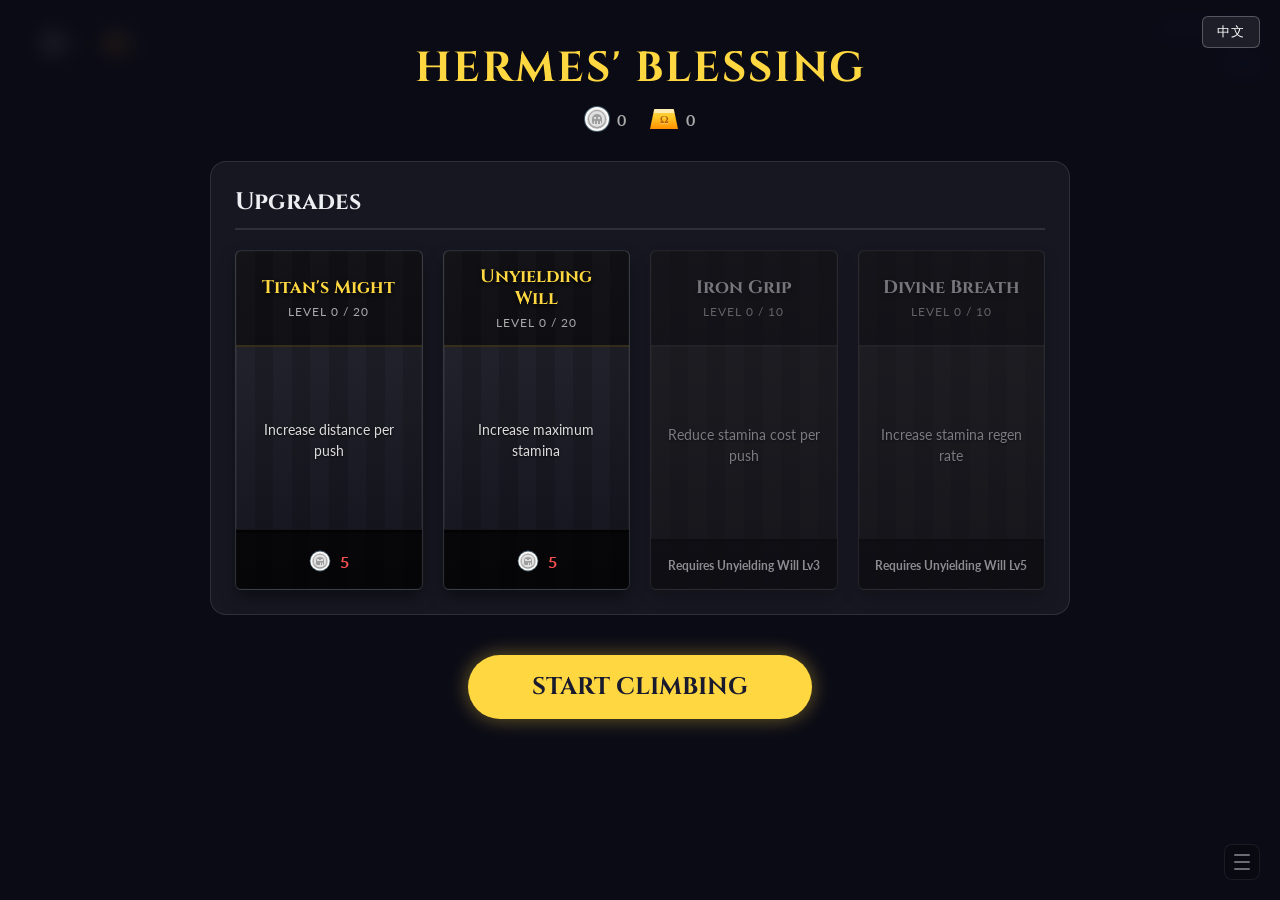
<file: si-m/index.html>
<!DOCTYPE html>
<html lang="en">
<head>
  <meta charset="UTF-8" />
  <meta name="viewport" content="width=device-width, initial-scale=1.0, maximum-scale=1.0, user-scalable=no" />
  <title>Sisyphus: The Eternal Climb</title>
  <link rel="preconnect" href="https://fonts.googleapis.com">
  <link rel="preconnect" href="https://fonts.gstatic.com" crossorigin>
  <link href="https://fonts.googleapis.com/css2?family=Cinzel:wght@400;700&family=Lato:wght@400;700&display=swap" rel="stylesheet">
  <style>
    :root {
      --primary-gold: #FFD740;
      --primary-blue: #2962FF;
      --success-green: #00E676;
      --fail-red: #FF5252;
      --bg-dark: rgba(20, 20, 30, 0.85);
      --text-light: #ECEFF1;
      --font-title: 'Cinzel', serif;
      --font-body: 'Lato', sans-serif;
    }

    * {
      margin: 0;
      padding: 0;
      box-sizing: border-box;
    }

    html, body {
      width: 100%;
      height: 100%;
      overflow: hidden;
      background: #1a1a2e; /* Fallback */
      font-family: var(--font-body);
      user-select: none;
      color: var(--text-light);
      touch-action: none;
      -webkit-touch-callout: none;
    }

    /* Force landscape on mobile build only via CSS rotation when in portrait */
    html.mobile {
      transform: rotate(90deg);
      transform-origin: top left;
      width: 100vh;
      height: 100vw;
      position: absolute;
      top: 0;
      left: 100vw;
      overflow: hidden;
    }
    @media screen and (orientation: landscape) {
      html.mobile {
        transform: none;
        width: 100%;
        height: 100%;
        position: static;
      }
    }

    #game-container {
      position: relative;
      width: 100%;
      height: 100%;
    }

    #game-canvas {
      display: block;
      width: 100%;
      height: 100%;
    }

    /* --- HUD --- */
    #hud {
      position: absolute;
      top: 20px;
      left: 20px;
      right: 20px;
      display: flex;
      justify-content: space-between;
      align-items: flex-start;
      pointer-events: none;
      z-index: 10;
    }

    .hud-panel {
      background: rgba(0, 0, 0, 0.4);
      backdrop-filter: blur(5px);
      padding: 10px 20px;
      border-radius: 20px;
      border: 1px solid rgba(255, 255, 255, 0.1);
      display: flex;
      gap: 20px;
      align-items: center;
      box-shadow: 0 4px 6px rgba(0,0,0,0.1);
    }

    .currency-display {
      display: flex;
      align-items: center;
      gap: 8px;
      font-weight: 700;
      font-size: 16px;
    }

    .currency-icon {
      width: 24px;
      height: 24px;
      display: flex;
      align-items: center;
      justify-content: center;
    }

    /* Obol (Silver coin with skull) */
    .currency-icon.obol { 
      background: #e0e0e0;
      border-radius: 50%;
      border: 2px solid #FAFAFA;
      box-shadow: inset 0 -2px 0 rgba(0,0,0,0.2), 0 0 0 1px #455A64;
      position: relative;
    }
    .currency-icon.obol::after {
      content: '';
      position: absolute;
      width: 10px;
      height: 10px;
      /* Using a combination of borders and background to make a cute skull */
      background: #9E9E9E;
      border-radius: 5px 5px 2px 2px;
      /* Eyes */
      background-image: 
        radial-gradient(circle at 3px 4px, #e0e0e0 1.5px, transparent 1.5px),
        radial-gradient(circle at 7px 4px, #e0e0e0 1.5px, transparent 1.5px);
      box-sizing: border-box;
    }
    .currency-icon.obol::before {
      content: '';
      position: absolute;
      width: 16px;
      height: 16px;
      border-radius: 50%;
      border: 1px solid #9E9E9E;
      z-index: 1;
    }
    /* Adding teeth via another pseudo element isn't possible directly since we used both, 
       so we'll just use a linear gradient on the after element for teeth */
    .currency-icon.obol::after {
      content: '';
      position: absolute;
      width: 10px;
      height: 10px;
      background-color: #9E9E9E;
      border-radius: 5px 5px 2px 2px;
      background-image: 
        /* Eyes */
        radial-gradient(circle at 3px 4px, #e0e0e0 1.5px, transparent 1.5px),
        radial-gradient(circle at 7px 4px, #e0e0e0 1.5px, transparent 1.5px),
        /* Teeth */
        linear-gradient(to right, transparent 2px, #e0e0e0 2px, #e0e0e0 3px, transparent 3px, transparent 5px, #e0e0e0 5px, #e0e0e0 6px, transparent 6px, transparent 8px, #e0e0e0 8px, #e0e0e0 9px, transparent 9px);
      background-size: 10px 10px, 10px 10px, 10px 3px;
      background-position: 0 0, 0 0, 0 7px;
      background-repeat: no-repeat;
      box-sizing: border-box;
    }

    /* Ingot (Gold trapezoid) */
    .currency-icon.ingot { 
      width: 28px;
      height: 20px;
      background: linear-gradient(to bottom, #FFD54F 0%, #FFCA28 40%, #FF8F00 100%);
      clip-path: polygon(15% 0%, 85% 0%, 100% 100%, 0% 100%);
      position: relative;
      color: transparent;
      filter: drop-shadow(0 2px 2px rgba(0,0,0,0.5));
    }
    .currency-icon.ingot::before { 
      content: '';
      position: absolute;
      top: 0; left: 10%; right: 10%; height: 4px;
      background: rgba(255, 255, 255, 0.6);
      clip-path: polygon(10% 0%, 90% 0%, 100% 100%, 0% 100%);
    }
    .currency-icon.ingot::after {
      content: 'Ω';
      position: absolute;
      top: 50%; left: 50%; transform: translate(-50%, -40%);
      font-size: 10px; color: #B15D00; font-weight: bold;
      font-family: 'Cinzel', serif;
      text-shadow: 0 1px 0 rgba(255,255,255,0.3);
    }

    #hud-right {
      display: flex;
      flex-direction: column;
      align-items: flex-end;
      gap: 5px;
    }

    #hud-height {
      font-family: var(--font-title);
      font-size: 24px;
      color: var(--primary-gold);
      text-shadow: 0 2px 4px rgba(0,0,0,0.5);
    }

    /* Mobile overrides */
    html.mobile #hud-height,
    html.mobile #hud-mountain-name {
      color: var(--primary-blue) !important;
    }
    html.mobile #tutorial-hint {
      color: var(--primary-blue);
    }
    html.mobile #tutorial-hint.show {
      color: var(--primary-blue);
    }
    @keyframes hint-pulse-mobile {
      0%, 100% { text-shadow: 0 0 8px rgba(41,98,255,0.3), 0 4px 10px rgba(0,0,0,0.6); }
      50%       { text-shadow: 0 0 22px rgba(41,98,255,0.95), 0 0 40px rgba(41,98,255,0.5), 0 4px 10px rgba(0,0,0,0.6); }
    }
    html.mobile #tutorial-hint {
      animation: hint-pulse-mobile 2s ease-in-out infinite;
    }

    #hud-best {
      font-size: 14px;
      color: #aaa;
    }

    /* --- Judgment Bar --- */
    #judgment-bar-container {
      position: absolute;
      display: none;
      z-index: 20;
      pointer-events: none;
      /* Centered above player handled by JS, but we style the bar itself */
    }

    #judgment-bar {
      position: relative;
      height: 24px; /* Matches config */
      background: rgba(0, 0, 0, 0.6);
      border: 2px solid #555;
      border-radius: 12px;
      overflow: hidden;
      box-shadow: 0 0 10px rgba(0,0,0,0.3);
    }

    #judgment-bar-fail-bg {
      width: 100%;
      height: 100%;
      position: absolute;
      background: var(--fail-red);
      opacity: 0.3;
    }

    #judgment-bar-success {
      position: absolute;
      top: 0;
      height: 100%;
      background: var(--success-green);
      box-shadow: 0 0 15px var(--success-green);
      z-index: 2;
    }

    #judgment-bar-crit {
      position: absolute;
      top: 0;
      height: 100%;
      background: #FFF;
      opacity: 0.8;
      z-index: 3;
      display: none;
    }

    #judgment-bar-pointer {
      position: absolute;
      top: -4px;
      width: 4px;
      height: 32px;
      background: var(--primary-gold);
      border: 1px solid #FFF;
      box-shadow: 0 0 5px var(--primary-gold);
      z-index: 10;
      transform: translateX(-50%);
    }

    /* --- Notifications --- */
    #checkpoint-notification {
      position: absolute;
      top: 30%;
      left: 50%;
      transform: translate(-50%, -50%);
      font-family: var(--font-title);
      color: var(--primary-gold);
      font-size: 48px;
      font-weight: 700;
      text-shadow: 0 4px 10px rgba(0,0,0,0.5);
      opacity: 0;
      z-index: 30;
      pointer-events: none;
      transition: opacity 0.5s, transform 0.5s;
    }
    
    #checkpoint-notification.show {
      opacity: 1;
      transform: translate(-50%, -60%);
    }

    /* --- Tutorial hint --- */
    #tutorial-hint {
      position: absolute;
      bottom: 22%;
      left: 50%;
      transform: translateX(-50%);
      font-family: var(--font-title);
      color: var(--primary-gold);
      font-size: 28px;
      font-weight: 700;
      text-align: center;
      white-space: nowrap;
      opacity: 0;
      z-index: 30;
      pointer-events: none;
      transition: opacity 0.8s;
      animation: hint-pulse 2s ease-in-out infinite;
    }
    #tutorial-hint.show {
      opacity: 1;
    }
    @keyframes hint-pulse {
      0%, 100% { text-shadow: 0 0 8px rgba(255,215,64,0.3), 0 4px 10px rgba(0,0,0,0.6); }
      50%       { text-shadow: 0 0 22px rgba(255,215,64,0.95), 0 0 40px rgba(255,215,64,0.5), 0 4px 10px rgba(0,0,0,0.6); }
    }

    /* --- Shop --- */
    #shop-overlay {
      position: absolute;
      top: 0; left: 0;
      width: 100%; height: 100%;
      background: rgba(10, 10, 20, 0.9);
      backdrop-filter: blur(10px);
      display: none;
      z-index: 50;
      overflow-y: auto;
      font-family: var(--font-body);
    }

    #shop-content {
      max-width: 900px;
      margin: 40px auto;
      padding: 0 20px;
    }

    #shop-content h1 {
      font-family: var(--font-title);
      text-align: center;
      font-size: 42px;
      color: var(--primary-gold);
      margin-bottom: 10px;
      text-transform: uppercase;
      letter-spacing: 2px;
    }

    #shop-stats {
      text-align: center;
      color: #aaa;
      margin-bottom: 30px;
      font-size: 16px;
    }

    .shop-section {
      background: rgba(255, 255, 255, 0.05);
      border-radius: 16px;
      padding: 24px;
      margin-bottom: 30px;
      border: 1px solid rgba(255, 255, 255, 0.1);
    }

    .shop-section h2 {
      font-family: var(--font-title);
      font-size: 24px;
      color: var(--text-light);
      margin-bottom: 20px;
      border-bottom: 2px solid rgba(255, 255, 255, 0.1);
      padding-bottom: 10px;
    }

    .upgrade-grid {
      display: grid;
      grid-template-columns: repeat(4, 1fr);
      gap: 20px;
    }

    .artifact-grid {
      display: flex;
      justify-content: space-around;
      gap: 20px;
      padding: 60px 20px 30px;
      position: relative;
      background: linear-gradient(to bottom, rgba(10,10,15,0) 0%, rgba(20,20,30,0.8) 100%);
      border-radius: 16px;
      border-bottom: 1px solid rgba(255,255,255,0.05);
      margin-top: 10px;
    }

    .artifact-pedestal {
      flex: 1;
      display: flex;
      flex-direction: column;
      align-items: center;
      position: relative;
      cursor: pointer;
      z-index: 1;
    }

    .artifact-icon-container {
      height: 110px;
      width: 100px;
      position: relative;
      display: flex;
      justify-content: center;
      align-items: center;
      margin-bottom: 15px;
      transition: all 0.3s ease;
      z-index: 2;
    }

    /* The physical stone pedestal base */
    .artifact-icon-container::before {
      content: '';
      position: absolute;
      bottom: 0;
      left: 50%;
      transform: translateX(-50%);
      width: 70px;
      height: 24px;
      background: radial-gradient(ellipse at top, #3a3a4a, #1a1a25);
      border: 1px solid rgba(255,255,255,0.1);
      border-radius: 50%;
      box-shadow: 0 15px 25px rgba(0,0,0,0.9);
      z-index: -2;
      transition: all 0.3s ease;
    }

    /* The mystical light beam */
    .artifact-icon-container::after {
      content: '';
      position: absolute;
      bottom: 12px;
      left: 50%;
      transform: translateX(-50%);
      width: 50px;
      height: 80px;
      background: linear-gradient(to top, rgba(255,255,255,0.05), transparent);
      border-radius: 50% 50% 0 0;
      z-index: -1;
      opacity: 0;
      transition: all 0.5s ease;
      pointer-events: none;
    }

    .artifact-pedestal:hover:not(.unavailable) .artifact-icon-container {
      transform: scale(1.1);
    }

    /* Tooltip */
    .artifact-tooltip {
      position: absolute;
      bottom: 100%;
      left: 50%;
      transform: translateX(-50%) translateY(10px);
      width: 220px;
      background: rgba(15, 15, 25, 0.95);
      border: 1px solid var(--primary-gold);
      padding: 16px;
      border-radius: 8px;
      opacity: 0;
      pointer-events: none;
      transition: all 0.2s ease;
      text-align: center;
      z-index: 10;
      box-shadow: 0 10px 20px rgba(0,0,0,0.8);
    }

    .artifact-pedestal:hover .artifact-tooltip {
      opacity: 1;
      transform: translateX(-50%) translateY(-10px);
    }

    .artifact-name {
      font-family: var(--font-title);
      font-weight: 700;
      font-size: 16px;
      margin-bottom: 8px;
      color: var(--primary-gold);
      text-shadow: 0 2px 4px rgba(0,0,0,0.8);
      text-align: center;
    }

    .artifact-desc {
      font-size: 13px;
      color: #ccc;
      margin-bottom: 12px;
      line-height: 1.4;
    }

    .artifact-cost {
      font-weight: 700;
      color: var(--primary-gold);
      font-size: 13px;
      display: flex;
      align-items: center;
      justify-content: center;
      gap: 6px;
      text-transform: uppercase;
      letter-spacing: 1px;
      white-space: nowrap;
    }

    /* --- Artifact CSS Icons --- */
    .art-icon {
      position: relative;
      transition: all 0.3s ease;
      z-index: 10;
      margin-bottom: 20px; /* Lift off the pedestal */
    }

    /* Ares' Fury: Red Sword/Crystal */
    .art-ares {
      width: 24px; height: 60px;
      background: linear-gradient(to right, #b71c1c 50%, #d32f2f 50%);
      clip-path: polygon(50% 0%, 100% 25%, 50% 100%, 0% 25%);
    }

    /* Heracles' Armlet: Golden Bracer/Gauntlet */
    .art-heracles {
      width: 32px; height: 50px;
      background: linear-gradient(to right, #FF8F00 0%, #FFD54F 30%, #FFCA28 70%, #FF8F00 100%);
      border-radius: 6px 6px 12px 12px;
      box-shadow: inset 0 -4px 10px rgba(0,0,0,0.6);
    }
    .art-heracles::before {
      content: ''; position: absolute;
      top: 12px; left: -2px; right: -2px; height: 3px;
      background: #FFF8E1; border-radius: 2px;
      box-shadow: 0 20px 0 0 #FFF8E1; /* Second band */
    }

    /* Hephaestus' Wedge: Iron Anvil */
    .art-hephaestus {
      width: 44px; height: 36px;
      background: linear-gradient(to right, #37474F 50%, #455A64 50%);
      clip-path: polygon(0% 0%, 100% 0%, 75% 100%, 25% 100%);
    }
    .art-hephaestus::before {
      content: ''; position: absolute;
      top: 0; left: 0; right: 0; height: 8px;
      background: #90A4AE;
    }

    /* Wheel of Fate: Mystic Astrolabe */
    .art-wheel {
      width: 48px; height: 48px;
      border-radius: 50%;
      background: 
        linear-gradient(0deg, transparent 46%, rgba(179,157,219,0.8) 46%, rgba(179,157,219,0.8) 54%, transparent 54%),
        linear-gradient(90deg, transparent 46%, rgba(179,157,219,0.8) 46%, rgba(179,157,219,0.8) 54%, transparent 54%),
        conic-gradient(from 0deg, #4527A0, #211261, #4527A0, #211261, #4527A0);
      display: flex; justify-content: center; align-items: center;
      border: 3px solid #311B92;
      box-shadow: inset 0 0 10px #000;
    }
    .art-wheel::after {
      content: ''; width: 12px; height: 12px;
      background: #D1C4E9; border-radius: 50%;
      box-shadow: 0 0 8px #FFF;
    }

    /* Artifact States */
    .artifact-pedestal.unavailable .art-icon {
      filter: grayscale(1) brightness(0.3);
    }
    
    .artifact-pedestal.crafted .artifact-icon-container::after {
      opacity: 0.5; /* Faint light beam when crafted */
    }
    .artifact-pedestal.crafted .art-icon {
      filter: drop-shadow(0 0 5px rgba(255,255,255,0.2));
    }
    
    .artifact-pedestal.equipped .art-icon {
      animation: float 3s ease-in-out infinite;
    }
    
    /* Specific Glows and Beams for Equipped State */
    .artifact-pedestal.equipped:nth-child(1) .art-icon { filter: drop-shadow(0 0 15px #ff5252) brightness(1.2); }
    .artifact-pedestal.equipped:nth-child(1) .artifact-icon-container::after {
      opacity: 1; height: 130px; filter: blur(3px);
      background: linear-gradient(to top, rgba(255, 82, 82, 0.3), transparent);
    }
    
    .artifact-pedestal.equipped:nth-child(2) .art-icon { filter: drop-shadow(0 0 15px #FFD740) brightness(1.2); }
    .artifact-pedestal.equipped:nth-child(2) .artifact-icon-container::after {
      opacity: 1; height: 130px; filter: blur(3px);
      background: linear-gradient(to top, rgba(255, 215, 64, 0.3), transparent);
    }
    
    .artifact-pedestal.equipped:nth-child(3) .art-icon { filter: drop-shadow(0 0 15px #00E5FF) brightness(1.2); }
    .artifact-pedestal.equipped:nth-child(3) .artifact-icon-container::after {
      opacity: 1; height: 130px; filter: blur(3px);
      background: linear-gradient(to top, rgba(0, 229, 255, 0.2), transparent);
    }
    
    .artifact-pedestal.equipped:nth-child(4) .art-icon { filter: drop-shadow(0 0 15px #B39DDB) brightness(1.2); }
    .artifact-pedestal.equipped:nth-child(4) .artifact-icon-container::after {
      opacity: 1; height: 130px; filter: blur(3px);
      background: linear-gradient(to top, rgba(179, 157, 219, 0.3), transparent);
    }

    @keyframes float {
      0%, 100% { transform: translateY(0); }
      50% { transform: translateY(-12px); }
    }

    .upgrade-card {
      background: linear-gradient(to bottom, rgba(40, 40, 50, 0.95), rgba(20, 20, 30, 0.95));
      border: 1px solid rgba(255, 255, 255, 0.1);
      border-radius: 6px;
      cursor: pointer;
      transition: all 0.3s ease;
      position: relative;
      overflow: hidden;
      display: flex;
      flex-direction: column;
      min-height: 340px;
      box-shadow: 0 8px 16px rgba(0,0,0,0.4), inset 0 0 0 1px rgba(255,255,255,0.05);
    }

    /* Pillar fluting texture */
    .upgrade-card::before {
      content: '';
      position: absolute;
      top: 0; left: 0; right: 0; bottom: 0;
      background: repeating-linear-gradient(
        90deg,
        transparent,
        transparent 10%,
        rgba(0, 0, 0, 0.15) 10%,
        rgba(0, 0, 0, 0.15) 20%
      );
      pointer-events: none;
      z-index: 0;
    }

    /* Pillar parts */
    .pillar-top {
      padding: 15px;
      height: 96px; /* Fixed height to align all pillars */
      box-sizing: border-box;
      background: rgba(0, 0, 0, 0.5);
      border-bottom: 2px solid rgba(255, 215, 64, 0.15);
      text-align: center;
      z-index: 1;
      position: relative;
      display: flex;
      flex-direction: column;
      justify-content: center;
      align-items: center;
    }

    .pillar-mid {
      padding: 24px 16px;
      flex-grow: 1;
      text-align: center;
      z-index: 1;
      position: relative;
      display: flex;
      flex-direction: column;
      align-items: center;
      justify-content: center;
    }

    .pillar-bottom {
      padding: 16px;
      background: rgba(0, 0, 0, 0.7);
      text-align: center;
      z-index: 1;
      position: relative;
    }

    .upgrade-card:hover:not(.locked):not(.maxed) {
      transform: translateY(-8px);
      border-color: var(--primary-gold);
      box-shadow: 0 15px 30px rgba(255, 215, 64, 0.15), inset 0 0 0 1px rgba(255, 215, 64, 0.5);
    }

    .upgrade-card.locked {
      opacity: 0.5;
      filter: grayscale(1);
      cursor: not-allowed;
    }

    .upgrade-card.maxed {
      border-color: rgba(0, 230, 118, 0.3);
      cursor: default;
    }

    .upgrade-name {
      font-family: var(--font-title);
      font-weight: 700;
      font-size: 18px;
      margin-bottom: 6px;
      color: var(--primary-gold);
      text-shadow: 0 2px 4px rgba(0,0,0,0.8);
      line-height: 1.2;
    }

    .upgrade-level {
      font-size: 12px;
      color: #aaa;
      letter-spacing: 1px;
      text-transform: uppercase;
    }

    .upgrade-desc {
      font-size: 14px;
      color: #ddd;
      line-height: 1.5;
      text-shadow: 0 1px 2px rgba(0,0,0,0.8);
    }

    .upgrade-progress-bg {
      position: absolute;
      bottom: 0;
      left: 0;
      width: 100%;
      height: 4px;
      background: rgba(0,0,0,0.6);
      box-shadow: inset 0 2px 4px rgba(0,0,0,0.8);
      overflow: hidden;
      border-top: 1px solid rgba(255,255,255,0.05);
    }

    .upgrade-progress-fill {
      height: 100%;
      background: var(--primary-gold);
      box-shadow: 0 0 8px var(--primary-gold), 0 0 4px #fff;
      transition: width 0.3s ease;
    }

    .upgrade-cost {
      font-weight: 700;
      color: #fff;
      font-size: 16px;
      display: flex;
      align-items: center;
      justify-content: center;
      gap: 8px;
    }

    /* --- Mountain Journey --- */
    .mountain-track {
      display: flex;
      justify-content: space-around;
      align-items: flex-start;
      position: relative;
      padding: 0 20px 20px;
      margin-top: 20px;
    }

    /* The glowing ground line */
    .mountain-track::after {
      content: '';
      position: absolute;
      top: 180px;
      left: 5%;
      right: 5%;
      height: 3px;
      background: linear-gradient(90deg, transparent, rgba(255,215,64,0.2), rgba(255,215,64,0.6), rgba(255,215,64,0.2), transparent);
      z-index: 0;
      border-radius: 2px;
    }

    .mountain-node {
      position: relative;
      display: flex;
      flex-direction: column;
      align-items: center;
      z-index: 1;
      cursor: pointer;
      width: 140px;
      transition: transform 0.3s cubic-bezier(0.175, 0.885, 0.32, 1.275);
    }

    .mountain-visuals {
      position: relative;
      height: 180px;
      width: 100%;
      display: flex;
      flex-direction: column;
      justify-content: flex-end;
      align-items: center;
    }

    .mountain-node:hover:not(.locked) {
      transform: translateY(-8px);
    }

    /* The Mountain Shape */
    .mountain-peak {
      background: linear-gradient(to bottom, #ECEFF1 0%, #CFD8DC 25%, #546E7A 25.1%, #263238 100%);
      clip-path: polygon(50% 0%, 100% 100%, 0% 100%);
      transition: all 0.4s ease;
      transform-origin: bottom center;
      position: relative;
      z-index: 2;
    }

    /* Locked Mountain */
    .mountain-node.locked .mountain-peak {
      background: linear-gradient(to bottom, #555 0%, #444 25%, #222 25.1%, #111 100%);
      opacity: 0.6;
    }

    /* Selected Mountain */
    .mountain-node.selected .mountain-peak {
      background: linear-gradient(to bottom, #FFF 0%, #FFF8E1 25%, #FFCA28 25.1%, #FF8F00 100%);
    }

    /* Glow Behind Selected Mountain */
    .mountain-glow {
      position: absolute;
      bottom: 0;
      left: 50%;
      transform: translateX(-50%);
      background: var(--primary-gold);
      filter: blur(15px);
      opacity: 0;
      transition: opacity 0.4s ease;
      z-index: 1;
      clip-path: polygon(50% 0%, 100% 100%, 0% 100%);
    }
    .mountain-node.selected .mountain-glow {
      opacity: 0.7;
    }

    /* Progressive Sizes */
    .mountain-node:nth-child(1) .mountain-peak, .mountain-node:nth-child(1) .mountain-glow { width: 60px; height: 50px; }
    .mountain-node:nth-child(2) .mountain-peak, .mountain-node:nth-child(2) .mountain-glow { width: 85px; height: 80px; }
    .mountain-node:nth-child(3) .mountain-peak, .mountain-node:nth-child(3) .mountain-glow { width: 110px; height: 115px; }
    .mountain-node:nth-child(4) .mountain-peak, .mountain-node:nth-child(4) .mountain-glow { width: 140px; height: 155px; }

    .mountain-info {
      margin-top: 20px;
      text-align: center;
      z-index: 2;
    }

    .mountain-name {
      font-family: var(--font-title);
      font-size: 14px;
      color: #fff;
      margin-bottom: 6px;
      font-weight: 700;
      white-space: nowrap;
      transition: color 0.3s;
    }

    .mountain-node.selected .mountain-name {
      color: var(--primary-gold);
      text-shadow: 0 0 10px rgba(255,215,64,0.6);
      font-size: 15px;
    }

    .mountain-stats {
      font-size: 12px;
      color: rgba(255,255,255,0.5);
      line-height: 1.5;
      background: rgba(0,0,0,0.4);
      padding: 4px 8px;
      border-radius: 6px;
      border: 1px solid rgba(255,255,255,0.05);
    }

    .mountain-marker {
      color: var(--primary-gold);
      font-size: 24px;
      animation: bounce 1.5s cubic-bezier(0.28, 0.84, 0.42, 1) infinite;
      text-shadow: 0 2px 4px rgba(0,0,0,0.8);
      z-index: 10;
      margin-bottom: 8px;
    }

    @keyframes bounce {
      0%, 100% { transform: translateY(0); }
      50% { transform: translateY(-10px); }
    }

    #shop-depart-btn {
      display: block;
      margin: 40px auto;
      padding: 16px 64px;
      font-family: var(--font-title);
      font-size: 24px;
      font-weight: 700;
      color: #1a1a2e;
      background: var(--primary-gold);
      border: none;
      border-radius: 50px;
      cursor: pointer;
      transition: transform 0.2s, box-shadow 0.2s;
      box-shadow: 0 0 20px rgba(255, 215, 64, 0.4);
    }

    #shop-depart-btn:hover {
      transform: scale(1.05);
      box-shadow: 0 0 30px rgba(255, 215, 64, 0.6);
    }

    /* --- Log Button --- */
    #log-btn {
      position: absolute;
      bottom: 20px;
      right: 20px;
      z-index: 60;
      width: 36px;
      height: 36px;
      background: rgba(0, 0, 0, 0.35);
      border: 1px solid rgba(255, 255, 255, 0.15);
      border-radius: 8px;
      cursor: pointer;
      display: flex;
      flex-direction: column;
      align-items: center;
      justify-content: center;
      gap: 5px;
      padding: 0;
      opacity: 0.5;
      transition: opacity 0.2s;
    }
    #log-btn:hover { opacity: 1; }
    #log-btn span {
      display: block;
      width: 16px;
      height: 2px;
      background: #ccc;
      border-radius: 1px;
    }

    /* --- Log Overlay --- */
    #log-overlay {
      position: absolute;
      top: 0; left: 0;
      width: 100%; height: 100%;
      background: rgba(0, 0, 0, 0.6);
      z-index: 70;
      display: none;
      align-items: center;
      justify-content: center;
    }

    #log-panel {
      background: rgba(15, 15, 25, 0.97);
      border: 1px solid rgba(255, 255, 255, 0.12);
      border-radius: 16px;
      padding: 28px 32px;
      width: min(860px, 92vw);
      max-height: 80vh;
      overflow-y: auto;
      font-family: var(--font-body);
      color: var(--text-light);
    }

    #log-header {
      display: flex;
      justify-content: space-between;
      align-items: center;
      margin-bottom: 20px;
    }

    #log-title {
      font-family: var(--font-title);
      font-size: 22px;
      color: var(--primary-gold);
      letter-spacing: 1px;
    }

    #log-close-btn {
      background: none;
      border: none;
      color: #888;
      font-size: 20px;
      cursor: pointer;
      line-height: 1;
      padding: 4px 8px;
    }
    #log-close-btn:hover { color: #fff; }

    #log-summary {
      display: flex;
      gap: 16px;
      flex-wrap: wrap;
      margin-bottom: 24px;
    }

    .log-stat {
      background: rgba(255, 255, 255, 0.05);
      border: 1px solid rgba(255, 255, 255, 0.08);
      border-radius: 10px;
      padding: 10px 18px;
      display: flex;
      flex-direction: column;
      gap: 4px;
      min-width: 110px;
    }

    .log-stat-label {
      font-size: 11px;
      color: #888;
      text-transform: uppercase;
      letter-spacing: 0.5px;
    }

    .log-stat-value {
      font-size: 20px;
      font-weight: 700;
      color: var(--primary-gold);
    }

    #log-empty {
      color: #666;
      text-align: center;
      padding: 24px 0;
    }

    #log-table-wrap {
      overflow-x: auto;
    }

    #log-table {
      width: 100%;
      border-collapse: collapse;
      font-size: 14px;
    }

    #log-table th {
      text-align: left;
      padding: 8px 12px;
      color: #888;
      border-bottom: 1px solid rgba(255,255,255,0.08);
      font-weight: 600;
      font-size: 12px;
      text-transform: uppercase;
      letter-spacing: 0.5px;
    }

    #log-table td {
      padding: 8px 12px;
      border-bottom: 1px solid rgba(255,255,255,0.04);
      color: #ddd;
    }

    #log-table tbody tr:hover td {
      background: rgba(255,255,255,0.03);
    }

    #log-table tbody tr:first-child td {
      color: #fff;
      font-weight: 600;
    }
  </style>
  <script type="module" crossorigin src="/si-m/assets/index-DcDyoTiP.js"></script>
</head>
<body>
  <div id="game-container">
    <canvas id="game-canvas"></canvas>

    <!-- HUD -->
    <div id="hud">
      <div class="hud-panel" id="hud-left">
        <div class="currency-display"><div class="currency-icon obol"></div> <span id="hud-obol">0</span></div>
        <div class="currency-display"><div class="currency-icon ingot"></div> <span id="hud-ingot">0</span></div>
      </div>
      <div id="hud-right">
        <div id="hud-mountain-name" style="font-family: 'Cinzel', serif; font-size: 13px; color: rgba(255,215,64,0.8); text-align: right; margin-bottom: 4px;">Tartarus Hills</div>
        <span id="hud-height">0m</span>
      </div>
    </div>

    <!-- Judgment bar -->
    <div id="judgment-bar-container">
      <div id="judgment-bar">
        <div id="judgment-bar-fail-bg"></div>
        <div id="judgment-bar-success"></div>
        <div id="judgment-bar-crit"></div>
        <div id="judgment-bar-crit2"></div>
        <div id="judgment-bar-pointer"></div>
      </div>
    </div>

    <!-- Wedge info -->
    <div id="wedge-info"></div>

    <!-- Checkpoint notification -->
    <div id="checkpoint-notification"></div>

    <!-- Tutorial hint (first run only) -->
    <div id="tutorial-hint"></div>


    <!-- Log button (hamburger) -->
    <button id="log-btn" title="Run Log">
      <span></span><span></span><span></span>
    </button>

    <!-- Log overlay -->
    <div id="log-overlay">
      <div id="log-panel"></div>
    </div>

    <!-- Shop overlay -->
    <div id="shop-overlay">
      <div id="shop-content">
        <h1 id="shop-title">Hermes' Blessing</h1>
        <div id="shop-stats"></div>

        <div class="shop-section">
          <h2 id="shop-upgrades-title">Upgrades</h2>
          <div id="shop-upgrades" class="upgrade-grid"></div>
        </div>

        <div class="shop-section" id="shop-artifact-section" style="display:none">
          <h2 id="shop-artifacts-title">Artifact Forge</h2>
          <div id="shop-artifacts" class="artifact-grid"></div>
        </div>

        <button id="shop-depart-btn">CLIMB AGAIN</button>
      </div>
    </div>
  </div>
</body>
</html>
</file>
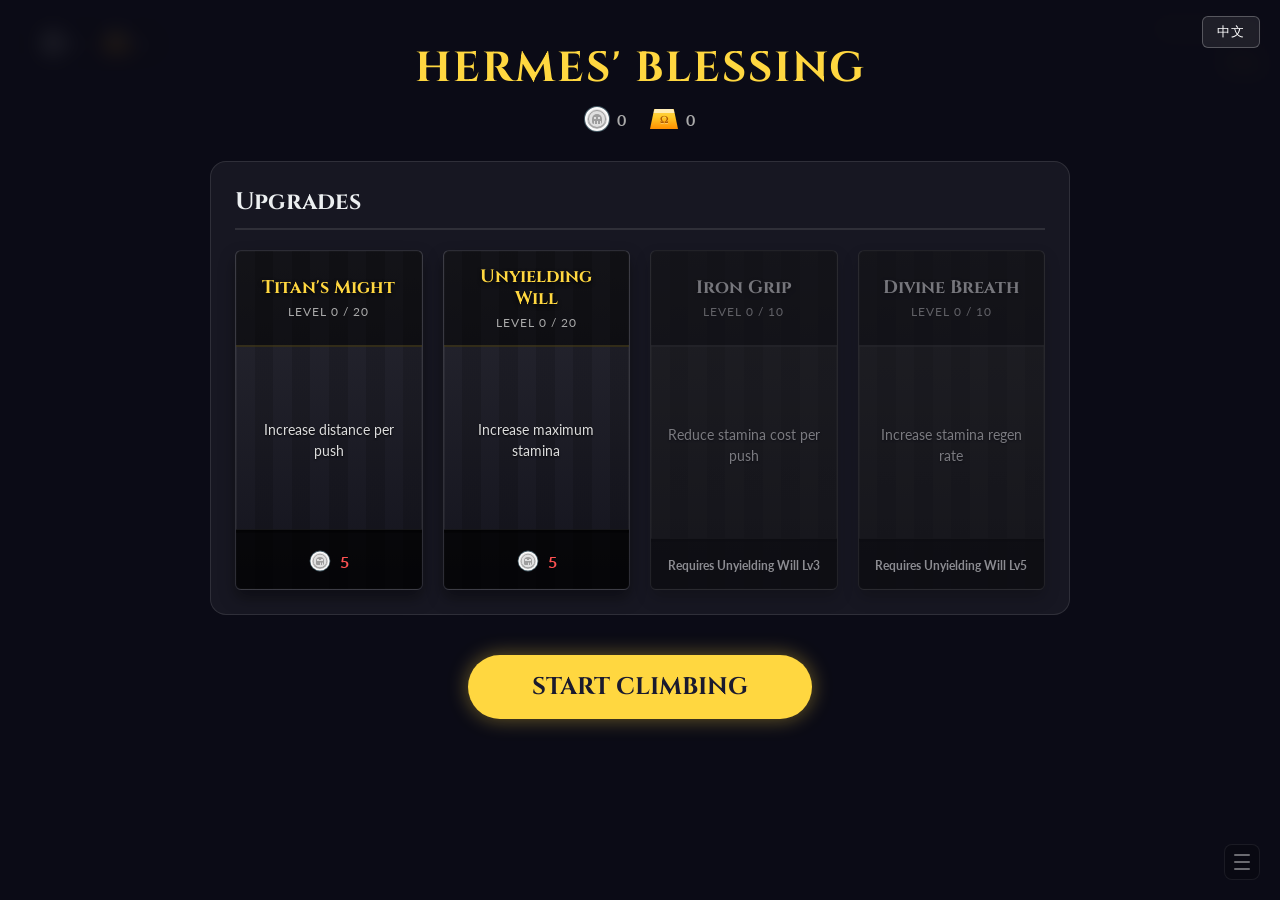
<file: si/index.html>
<!DOCTYPE html>
<html lang="en">
<head>
  <meta charset="UTF-8" />
  <meta name="viewport" content="width=device-width, initial-scale=1.0, maximum-scale=1.0, user-scalable=no" />
  <title>Sisyphus: The Eternal Climb</title>
  <link rel="preconnect" href="https://fonts.googleapis.com">
  <link rel="preconnect" href="https://fonts.gstatic.com" crossorigin>
  <link href="https://fonts.googleapis.com/css2?family=Cinzel:wght@400;700&family=Lato:wght@400;700&display=swap" rel="stylesheet">
  <style>
    :root {
      --primary-gold: #FFD740;
      --primary-blue: #2962FF;
      --success-green: #00E676;
      --fail-red: #FF5252;
      --bg-dark: rgba(20, 20, 30, 0.85);
      --text-light: #ECEFF1;
      --font-title: 'Cinzel', serif;
      --font-body: 'Lato', sans-serif;
    }

    * {
      margin: 0;
      padding: 0;
      box-sizing: border-box;
    }

    html, body {
      width: 100%;
      height: 100%;
      overflow: hidden;
      background: #1a1a2e; /* Fallback */
      font-family: var(--font-body);
      user-select: none;
      color: var(--text-light);
      touch-action: none;
      -webkit-touch-callout: none;
    }

    /* Force landscape on mobile build only via CSS rotation when in portrait */
    html.mobile {
      transform: rotate(90deg);
      transform-origin: top left;
      width: 100vh;
      height: 100vw;
      position: absolute;
      top: 0;
      left: 100vw;
      overflow: hidden;
    }
    @media screen and (orientation: landscape) {
      html.mobile {
        transform: none;
        width: 100%;
        height: 100%;
        position: static;
      }
    }

    #game-container {
      position: relative;
      width: 100%;
      height: 100%;
    }

    #game-canvas {
      display: block;
      width: 100%;
      height: 100%;
    }

    /* --- HUD --- */
    #hud {
      position: absolute;
      top: 20px;
      left: 20px;
      right: 20px;
      display: flex;
      justify-content: space-between;
      align-items: flex-start;
      pointer-events: none;
      z-index: 10;
    }

    .hud-panel {
      background: rgba(0, 0, 0, 0.4);
      backdrop-filter: blur(5px);
      padding: 10px 20px;
      border-radius: 20px;
      border: 1px solid rgba(255, 255, 255, 0.1);
      display: flex;
      gap: 20px;
      align-items: center;
      box-shadow: 0 4px 6px rgba(0,0,0,0.1);
    }

    .currency-display {
      display: flex;
      align-items: center;
      gap: 8px;
      font-weight: 700;
      font-size: 16px;
    }

    .currency-icon {
      width: 24px;
      height: 24px;
      display: flex;
      align-items: center;
      justify-content: center;
    }

    /* Obol (Silver coin with skull) */
    .currency-icon.obol { 
      background: #e0e0e0;
      border-radius: 50%;
      border: 2px solid #FAFAFA;
      box-shadow: inset 0 -2px 0 rgba(0,0,0,0.2), 0 0 0 1px #455A64;
      position: relative;
    }
    .currency-icon.obol::after {
      content: '';
      position: absolute;
      width: 10px;
      height: 10px;
      /* Using a combination of borders and background to make a cute skull */
      background: #9E9E9E;
      border-radius: 5px 5px 2px 2px;
      /* Eyes */
      background-image: 
        radial-gradient(circle at 3px 4px, #e0e0e0 1.5px, transparent 1.5px),
        radial-gradient(circle at 7px 4px, #e0e0e0 1.5px, transparent 1.5px);
      box-sizing: border-box;
    }
    .currency-icon.obol::before {
      content: '';
      position: absolute;
      width: 16px;
      height: 16px;
      border-radius: 50%;
      border: 1px solid #9E9E9E;
      z-index: 1;
    }
    /* Adding teeth via another pseudo element isn't possible directly since we used both, 
       so we'll just use a linear gradient on the after element for teeth */
    .currency-icon.obol::after {
      content: '';
      position: absolute;
      width: 10px;
      height: 10px;
      background-color: #9E9E9E;
      border-radius: 5px 5px 2px 2px;
      background-image: 
        /* Eyes */
        radial-gradient(circle at 3px 4px, #e0e0e0 1.5px, transparent 1.5px),
        radial-gradient(circle at 7px 4px, #e0e0e0 1.5px, transparent 1.5px),
        /* Teeth */
        linear-gradient(to right, transparent 2px, #e0e0e0 2px, #e0e0e0 3px, transparent 3px, transparent 5px, #e0e0e0 5px, #e0e0e0 6px, transparent 6px, transparent 8px, #e0e0e0 8px, #e0e0e0 9px, transparent 9px);
      background-size: 10px 10px, 10px 10px, 10px 3px;
      background-position: 0 0, 0 0, 0 7px;
      background-repeat: no-repeat;
      box-sizing: border-box;
    }

    /* Ingot (Gold trapezoid) */
    .currency-icon.ingot { 
      width: 28px;
      height: 20px;
      background: linear-gradient(to bottom, #FFD54F 0%, #FFCA28 40%, #FF8F00 100%);
      clip-path: polygon(15% 0%, 85% 0%, 100% 100%, 0% 100%);
      position: relative;
      color: transparent;
      filter: drop-shadow(0 2px 2px rgba(0,0,0,0.5));
    }
    .currency-icon.ingot::before { 
      content: '';
      position: absolute;
      top: 0; left: 10%; right: 10%; height: 4px;
      background: rgba(255, 255, 255, 0.6);
      clip-path: polygon(10% 0%, 90% 0%, 100% 100%, 0% 100%);
    }
    .currency-icon.ingot::after {
      content: 'Ω';
      position: absolute;
      top: 50%; left: 50%; transform: translate(-50%, -40%);
      font-size: 10px; color: #B15D00; font-weight: bold;
      font-family: 'Cinzel', serif;
      text-shadow: 0 1px 0 rgba(255,255,255,0.3);
    }

    #hud-right {
      display: flex;
      flex-direction: column;
      align-items: flex-end;
      gap: 5px;
    }

    #hud-height {
      font-family: var(--font-title);
      font-size: 24px;
      color: var(--primary-gold);
      text-shadow: 0 2px 4px rgba(0,0,0,0.5);
    }

    /* Mobile overrides */
    html.mobile #hud-height,
    html.mobile #hud-mountain-name {
      color: var(--primary-blue) !important;
    }
    html.mobile #tutorial-hint {
      color: var(--primary-blue);
    }
    html.mobile #tutorial-hint.show {
      color: var(--primary-blue);
    }
    @keyframes hint-pulse-mobile {
      0%, 100% { text-shadow: 0 0 8px rgba(41,98,255,0.3), 0 4px 10px rgba(0,0,0,0.6); }
      50%       { text-shadow: 0 0 22px rgba(41,98,255,0.95), 0 0 40px rgba(41,98,255,0.5), 0 4px 10px rgba(0,0,0,0.6); }
    }
    html.mobile #tutorial-hint {
      animation: hint-pulse-mobile 2s ease-in-out infinite;
    }

    #hud-best {
      font-size: 14px;
      color: #aaa;
    }

    /* --- Judgment Bar --- */
    #judgment-bar-container {
      position: absolute;
      display: none;
      z-index: 20;
      pointer-events: none;
      /* Centered above player handled by JS, but we style the bar itself */
    }

    #judgment-bar {
      position: relative;
      height: 24px; /* Matches config */
      background: rgba(0, 0, 0, 0.6);
      border: 2px solid #555;
      border-radius: 12px;
      overflow: hidden;
      box-shadow: 0 0 10px rgba(0,0,0,0.3);
    }

    #judgment-bar-fail-bg {
      width: 100%;
      height: 100%;
      position: absolute;
      background: var(--fail-red);
      opacity: 0.3;
    }

    #judgment-bar-success {
      position: absolute;
      top: 0;
      height: 100%;
      background: var(--success-green);
      box-shadow: 0 0 15px var(--success-green);
      z-index: 2;
    }

    #judgment-bar-crit {
      position: absolute;
      top: 0;
      height: 100%;
      background: #FFF;
      opacity: 0.8;
      z-index: 3;
      display: none;
    }

    #judgment-bar-pointer {
      position: absolute;
      top: -4px;
      width: 4px;
      height: 32px;
      background: var(--primary-gold);
      border: 1px solid #FFF;
      box-shadow: 0 0 5px var(--primary-gold);
      z-index: 10;
      transform: translateX(-50%);
    }

    /* --- Notifications --- */
    #checkpoint-notification {
      position: absolute;
      top: 30%;
      left: 50%;
      transform: translate(-50%, -50%);
      font-family: var(--font-title);
      color: var(--primary-gold);
      font-size: 48px;
      font-weight: 700;
      text-shadow: 0 4px 10px rgba(0,0,0,0.5);
      opacity: 0;
      z-index: 30;
      pointer-events: none;
      transition: opacity 0.5s, transform 0.5s;
    }
    
    #checkpoint-notification.show {
      opacity: 1;
      transform: translate(-50%, -60%);
    }

    /* --- Tutorial hint --- */
    #tutorial-hint {
      position: absolute;
      bottom: 22%;
      left: 50%;
      transform: translateX(-50%);
      font-family: var(--font-title);
      color: var(--primary-gold);
      font-size: 28px;
      font-weight: 700;
      text-align: center;
      white-space: nowrap;
      opacity: 0;
      z-index: 30;
      pointer-events: none;
      transition: opacity 0.8s;
      animation: hint-pulse 2s ease-in-out infinite;
    }
    #tutorial-hint.show {
      opacity: 1;
    }
    @keyframes hint-pulse {
      0%, 100% { text-shadow: 0 0 8px rgba(255,215,64,0.3), 0 4px 10px rgba(0,0,0,0.6); }
      50%       { text-shadow: 0 0 22px rgba(255,215,64,0.95), 0 0 40px rgba(255,215,64,0.5), 0 4px 10px rgba(0,0,0,0.6); }
    }

    /* --- Shop --- */
    #shop-overlay {
      position: absolute;
      top: 0; left: 0;
      width: 100%; height: 100%;
      background: rgba(10, 10, 20, 0.9);
      backdrop-filter: blur(10px);
      display: none;
      z-index: 50;
      overflow-y: auto;
      font-family: var(--font-body);
    }

    #shop-content {
      max-width: 900px;
      margin: 40px auto;
      padding: 0 20px;
    }

    #shop-content h1 {
      font-family: var(--font-title);
      text-align: center;
      font-size: 42px;
      color: var(--primary-gold);
      margin-bottom: 10px;
      text-transform: uppercase;
      letter-spacing: 2px;
    }

    #shop-stats {
      text-align: center;
      color: #aaa;
      margin-bottom: 30px;
      font-size: 16px;
    }

    .shop-section {
      background: rgba(255, 255, 255, 0.05);
      border-radius: 16px;
      padding: 24px;
      margin-bottom: 30px;
      border: 1px solid rgba(255, 255, 255, 0.1);
    }

    .shop-section h2 {
      font-family: var(--font-title);
      font-size: 24px;
      color: var(--text-light);
      margin-bottom: 20px;
      border-bottom: 2px solid rgba(255, 255, 255, 0.1);
      padding-bottom: 10px;
    }

    .upgrade-grid {
      display: grid;
      grid-template-columns: repeat(4, 1fr);
      gap: 20px;
    }

    .artifact-grid {
      display: flex;
      justify-content: space-around;
      gap: 20px;
      padding: 60px 20px 30px;
      position: relative;
      background: linear-gradient(to bottom, rgba(10,10,15,0) 0%, rgba(20,20,30,0.8) 100%);
      border-radius: 16px;
      border-bottom: 1px solid rgba(255,255,255,0.05);
      margin-top: 10px;
    }

    .artifact-pedestal {
      flex: 1;
      display: flex;
      flex-direction: column;
      align-items: center;
      position: relative;
      cursor: pointer;
      z-index: 1;
    }

    .artifact-icon-container {
      height: 110px;
      width: 100px;
      position: relative;
      display: flex;
      justify-content: center;
      align-items: center;
      margin-bottom: 15px;
      transition: all 0.3s ease;
      z-index: 2;
    }

    /* The physical stone pedestal base */
    .artifact-icon-container::before {
      content: '';
      position: absolute;
      bottom: 0;
      left: 50%;
      transform: translateX(-50%);
      width: 70px;
      height: 24px;
      background: radial-gradient(ellipse at top, #3a3a4a, #1a1a25);
      border: 1px solid rgba(255,255,255,0.1);
      border-radius: 50%;
      box-shadow: 0 15px 25px rgba(0,0,0,0.9);
      z-index: -2;
      transition: all 0.3s ease;
    }

    /* The mystical light beam */
    .artifact-icon-container::after {
      content: '';
      position: absolute;
      bottom: 12px;
      left: 50%;
      transform: translateX(-50%);
      width: 50px;
      height: 80px;
      background: linear-gradient(to top, rgba(255,255,255,0.05), transparent);
      border-radius: 50% 50% 0 0;
      z-index: -1;
      opacity: 0;
      transition: all 0.5s ease;
      pointer-events: none;
    }

    .artifact-pedestal:hover:not(.unavailable) .artifact-icon-container {
      transform: scale(1.1);
    }

    /* Tooltip */
    .artifact-tooltip {
      position: absolute;
      bottom: 100%;
      left: 50%;
      transform: translateX(-50%) translateY(10px);
      width: 220px;
      background: rgba(15, 15, 25, 0.95);
      border: 1px solid var(--primary-gold);
      padding: 16px;
      border-radius: 8px;
      opacity: 0;
      pointer-events: none;
      transition: all 0.2s ease;
      text-align: center;
      z-index: 10;
      box-shadow: 0 10px 20px rgba(0,0,0,0.8);
    }

    .artifact-pedestal:hover .artifact-tooltip {
      opacity: 1;
      transform: translateX(-50%) translateY(-10px);
    }

    .artifact-name {
      font-family: var(--font-title);
      font-weight: 700;
      font-size: 16px;
      margin-bottom: 8px;
      color: var(--primary-gold);
      text-shadow: 0 2px 4px rgba(0,0,0,0.8);
      text-align: center;
    }

    .artifact-desc {
      font-size: 13px;
      color: #ccc;
      margin-bottom: 12px;
      line-height: 1.4;
    }

    .artifact-cost {
      font-weight: 700;
      color: var(--primary-gold);
      font-size: 13px;
      display: flex;
      align-items: center;
      justify-content: center;
      gap: 6px;
      text-transform: uppercase;
      letter-spacing: 1px;
      white-space: nowrap;
    }

    /* --- Artifact CSS Icons --- */
    .art-icon {
      position: relative;
      transition: all 0.3s ease;
      z-index: 10;
      margin-bottom: 20px; /* Lift off the pedestal */
    }

    /* Ares' Fury: Red Sword/Crystal */
    .art-ares {
      width: 24px; height: 60px;
      background: linear-gradient(to right, #b71c1c 50%, #d32f2f 50%);
      clip-path: polygon(50% 0%, 100% 25%, 50% 100%, 0% 25%);
    }

    /* Heracles' Armlet: Golden Bracer/Gauntlet */
    .art-heracles {
      width: 32px; height: 50px;
      background: linear-gradient(to right, #FF8F00 0%, #FFD54F 30%, #FFCA28 70%, #FF8F00 100%);
      border-radius: 6px 6px 12px 12px;
      box-shadow: inset 0 -4px 10px rgba(0,0,0,0.6);
    }
    .art-heracles::before {
      content: ''; position: absolute;
      top: 12px; left: -2px; right: -2px; height: 3px;
      background: #FFF8E1; border-radius: 2px;
      box-shadow: 0 20px 0 0 #FFF8E1; /* Second band */
    }

    /* Hephaestus' Wedge: Iron Anvil */
    .art-hephaestus {
      width: 44px; height: 36px;
      background: linear-gradient(to right, #37474F 50%, #455A64 50%);
      clip-path: polygon(0% 0%, 100% 0%, 75% 100%, 25% 100%);
    }
    .art-hephaestus::before {
      content: ''; position: absolute;
      top: 0; left: 0; right: 0; height: 8px;
      background: #90A4AE;
    }

    /* Wheel of Fate: Mystic Astrolabe */
    .art-wheel {
      width: 48px; height: 48px;
      border-radius: 50%;
      background: 
        linear-gradient(0deg, transparent 46%, rgba(179,157,219,0.8) 46%, rgba(179,157,219,0.8) 54%, transparent 54%),
        linear-gradient(90deg, transparent 46%, rgba(179,157,219,0.8) 46%, rgba(179,157,219,0.8) 54%, transparent 54%),
        conic-gradient(from 0deg, #4527A0, #211261, #4527A0, #211261, #4527A0);
      display: flex; justify-content: center; align-items: center;
      border: 3px solid #311B92;
      box-shadow: inset 0 0 10px #000;
    }
    .art-wheel::after {
      content: ''; width: 12px; height: 12px;
      background: #D1C4E9; border-radius: 50%;
      box-shadow: 0 0 8px #FFF;
    }

    /* Artifact States */
    .artifact-pedestal.unavailable .art-icon {
      filter: grayscale(1) brightness(0.3);
    }
    
    .artifact-pedestal.crafted .artifact-icon-container::after {
      opacity: 0.5; /* Faint light beam when crafted */
    }
    .artifact-pedestal.crafted .art-icon {
      filter: drop-shadow(0 0 5px rgba(255,255,255,0.2));
    }
    
    .artifact-pedestal.equipped .art-icon {
      animation: float 3s ease-in-out infinite;
    }
    
    /* Specific Glows and Beams for Equipped State */
    .artifact-pedestal.equipped:nth-child(1) .art-icon { filter: drop-shadow(0 0 15px #ff5252) brightness(1.2); }
    .artifact-pedestal.equipped:nth-child(1) .artifact-icon-container::after {
      opacity: 1; height: 130px; filter: blur(3px);
      background: linear-gradient(to top, rgba(255, 82, 82, 0.3), transparent);
    }
    
    .artifact-pedestal.equipped:nth-child(2) .art-icon { filter: drop-shadow(0 0 15px #FFD740) brightness(1.2); }
    .artifact-pedestal.equipped:nth-child(2) .artifact-icon-container::after {
      opacity: 1; height: 130px; filter: blur(3px);
      background: linear-gradient(to top, rgba(255, 215, 64, 0.3), transparent);
    }
    
    .artifact-pedestal.equipped:nth-child(3) .art-icon { filter: drop-shadow(0 0 15px #00E5FF) brightness(1.2); }
    .artifact-pedestal.equipped:nth-child(3) .artifact-icon-container::after {
      opacity: 1; height: 130px; filter: blur(3px);
      background: linear-gradient(to top, rgba(0, 229, 255, 0.2), transparent);
    }
    
    .artifact-pedestal.equipped:nth-child(4) .art-icon { filter: drop-shadow(0 0 15px #B39DDB) brightness(1.2); }
    .artifact-pedestal.equipped:nth-child(4) .artifact-icon-container::after {
      opacity: 1; height: 130px; filter: blur(3px);
      background: linear-gradient(to top, rgba(179, 157, 219, 0.3), transparent);
    }

    @keyframes float {
      0%, 100% { transform: translateY(0); }
      50% { transform: translateY(-12px); }
    }

    .upgrade-card {
      background: linear-gradient(to bottom, rgba(40, 40, 50, 0.95), rgba(20, 20, 30, 0.95));
      border: 1px solid rgba(255, 255, 255, 0.1);
      border-radius: 6px;
      cursor: pointer;
      transition: all 0.3s ease;
      position: relative;
      overflow: hidden;
      display: flex;
      flex-direction: column;
      min-height: 340px;
      box-shadow: 0 8px 16px rgba(0,0,0,0.4), inset 0 0 0 1px rgba(255,255,255,0.05);
    }

    /* Pillar fluting texture */
    .upgrade-card::before {
      content: '';
      position: absolute;
      top: 0; left: 0; right: 0; bottom: 0;
      background: repeating-linear-gradient(
        90deg,
        transparent,
        transparent 10%,
        rgba(0, 0, 0, 0.15) 10%,
        rgba(0, 0, 0, 0.15) 20%
      );
      pointer-events: none;
      z-index: 0;
    }

    /* Pillar parts */
    .pillar-top {
      padding: 15px;
      height: 96px; /* Fixed height to align all pillars */
      box-sizing: border-box;
      background: rgba(0, 0, 0, 0.5);
      border-bottom: 2px solid rgba(255, 215, 64, 0.15);
      text-align: center;
      z-index: 1;
      position: relative;
      display: flex;
      flex-direction: column;
      justify-content: center;
      align-items: center;
    }

    .pillar-mid {
      padding: 24px 16px;
      flex-grow: 1;
      text-align: center;
      z-index: 1;
      position: relative;
      display: flex;
      flex-direction: column;
      align-items: center;
      justify-content: center;
    }

    .pillar-bottom {
      padding: 16px;
      background: rgba(0, 0, 0, 0.7);
      text-align: center;
      z-index: 1;
      position: relative;
    }

    .upgrade-card:hover:not(.locked):not(.maxed) {
      transform: translateY(-8px);
      border-color: var(--primary-gold);
      box-shadow: 0 15px 30px rgba(255, 215, 64, 0.15), inset 0 0 0 1px rgba(255, 215, 64, 0.5);
    }

    .upgrade-card.locked {
      opacity: 0.5;
      filter: grayscale(1);
      cursor: not-allowed;
    }

    .upgrade-card.maxed {
      border-color: rgba(0, 230, 118, 0.3);
      cursor: default;
    }

    .upgrade-name {
      font-family: var(--font-title);
      font-weight: 700;
      font-size: 18px;
      margin-bottom: 6px;
      color: var(--primary-gold);
      text-shadow: 0 2px 4px rgba(0,0,0,0.8);
      line-height: 1.2;
    }

    .upgrade-level {
      font-size: 12px;
      color: #aaa;
      letter-spacing: 1px;
      text-transform: uppercase;
    }

    .upgrade-desc {
      font-size: 14px;
      color: #ddd;
      line-height: 1.5;
      text-shadow: 0 1px 2px rgba(0,0,0,0.8);
    }

    .upgrade-progress-bg {
      position: absolute;
      bottom: 0;
      left: 0;
      width: 100%;
      height: 4px;
      background: rgba(0,0,0,0.6);
      box-shadow: inset 0 2px 4px rgba(0,0,0,0.8);
      overflow: hidden;
      border-top: 1px solid rgba(255,255,255,0.05);
    }

    .upgrade-progress-fill {
      height: 100%;
      background: var(--primary-gold);
      box-shadow: 0 0 8px var(--primary-gold), 0 0 4px #fff;
      transition: width 0.3s ease;
    }

    .upgrade-cost {
      font-weight: 700;
      color: #fff;
      font-size: 16px;
      display: flex;
      align-items: center;
      justify-content: center;
      gap: 8px;
    }

    /* --- Mountain Journey --- */
    .mountain-track {
      display: flex;
      justify-content: space-around;
      align-items: flex-start;
      position: relative;
      padding: 0 20px 20px;
      margin-top: 20px;
    }

    /* The glowing ground line */
    .mountain-track::after {
      content: '';
      position: absolute;
      top: 180px;
      left: 5%;
      right: 5%;
      height: 3px;
      background: linear-gradient(90deg, transparent, rgba(255,215,64,0.2), rgba(255,215,64,0.6), rgba(255,215,64,0.2), transparent);
      z-index: 0;
      border-radius: 2px;
    }

    .mountain-node {
      position: relative;
      display: flex;
      flex-direction: column;
      align-items: center;
      z-index: 1;
      cursor: pointer;
      width: 140px;
      transition: transform 0.3s cubic-bezier(0.175, 0.885, 0.32, 1.275);
    }

    .mountain-visuals {
      position: relative;
      height: 180px;
      width: 100%;
      display: flex;
      flex-direction: column;
      justify-content: flex-end;
      align-items: center;
    }

    .mountain-node:hover:not(.locked) {
      transform: translateY(-8px);
    }

    /* The Mountain Shape */
    .mountain-peak {
      background: linear-gradient(to bottom, #ECEFF1 0%, #CFD8DC 25%, #546E7A 25.1%, #263238 100%);
      clip-path: polygon(50% 0%, 100% 100%, 0% 100%);
      transition: all 0.4s ease;
      transform-origin: bottom center;
      position: relative;
      z-index: 2;
    }

    /* Locked Mountain */
    .mountain-node.locked .mountain-peak {
      background: linear-gradient(to bottom, #555 0%, #444 25%, #222 25.1%, #111 100%);
      opacity: 0.6;
    }

    /* Selected Mountain */
    .mountain-node.selected .mountain-peak {
      background: linear-gradient(to bottom, #FFF 0%, #FFF8E1 25%, #FFCA28 25.1%, #FF8F00 100%);
    }

    /* Glow Behind Selected Mountain */
    .mountain-glow {
      position: absolute;
      bottom: 0;
      left: 50%;
      transform: translateX(-50%);
      background: var(--primary-gold);
      filter: blur(15px);
      opacity: 0;
      transition: opacity 0.4s ease;
      z-index: 1;
      clip-path: polygon(50% 0%, 100% 100%, 0% 100%);
    }
    .mountain-node.selected .mountain-glow {
      opacity: 0.7;
    }

    /* Progressive Sizes */
    .mountain-node:nth-child(1) .mountain-peak, .mountain-node:nth-child(1) .mountain-glow { width: 60px; height: 50px; }
    .mountain-node:nth-child(2) .mountain-peak, .mountain-node:nth-child(2) .mountain-glow { width: 85px; height: 80px; }
    .mountain-node:nth-child(3) .mountain-peak, .mountain-node:nth-child(3) .mountain-glow { width: 110px; height: 115px; }
    .mountain-node:nth-child(4) .mountain-peak, .mountain-node:nth-child(4) .mountain-glow { width: 140px; height: 155px; }

    .mountain-info {
      margin-top: 20px;
      text-align: center;
      z-index: 2;
    }

    .mountain-name {
      font-family: var(--font-title);
      font-size: 14px;
      color: #fff;
      margin-bottom: 6px;
      font-weight: 700;
      white-space: nowrap;
      transition: color 0.3s;
    }

    .mountain-node.selected .mountain-name {
      color: var(--primary-gold);
      text-shadow: 0 0 10px rgba(255,215,64,0.6);
      font-size: 15px;
    }

    .mountain-stats {
      font-size: 12px;
      color: rgba(255,255,255,0.5);
      line-height: 1.5;
      background: rgba(0,0,0,0.4);
      padding: 4px 8px;
      border-radius: 6px;
      border: 1px solid rgba(255,255,255,0.05);
    }

    .mountain-marker {
      color: var(--primary-gold);
      font-size: 24px;
      animation: bounce 1.5s cubic-bezier(0.28, 0.84, 0.42, 1) infinite;
      text-shadow: 0 2px 4px rgba(0,0,0,0.8);
      z-index: 10;
      margin-bottom: 8px;
    }

    @keyframes bounce {
      0%, 100% { transform: translateY(0); }
      50% { transform: translateY(-10px); }
    }

    #shop-depart-btn {
      display: block;
      margin: 40px auto;
      padding: 16px 64px;
      font-family: var(--font-title);
      font-size: 24px;
      font-weight: 700;
      color: #1a1a2e;
      background: var(--primary-gold);
      border: none;
      border-radius: 50px;
      cursor: pointer;
      transition: transform 0.2s, box-shadow 0.2s;
      box-shadow: 0 0 20px rgba(255, 215, 64, 0.4);
    }

    #shop-depart-btn:hover {
      transform: scale(1.05);
      box-shadow: 0 0 30px rgba(255, 215, 64, 0.6);
    }

    /* --- Log Button --- */
    #log-btn {
      position: absolute;
      bottom: 20px;
      right: 20px;
      z-index: 60;
      width: 36px;
      height: 36px;
      background: rgba(0, 0, 0, 0.35);
      border: 1px solid rgba(255, 255, 255, 0.15);
      border-radius: 8px;
      cursor: pointer;
      display: flex;
      flex-direction: column;
      align-items: center;
      justify-content: center;
      gap: 5px;
      padding: 0;
      opacity: 0.5;
      transition: opacity 0.2s;
    }
    #log-btn:hover { opacity: 1; }
    #log-btn span {
      display: block;
      width: 16px;
      height: 2px;
      background: #ccc;
      border-radius: 1px;
    }

    /* --- Log Overlay --- */
    #log-overlay {
      position: absolute;
      top: 0; left: 0;
      width: 100%; height: 100%;
      background: rgba(0, 0, 0, 0.6);
      z-index: 70;
      display: none;
      align-items: center;
      justify-content: center;
    }

    #log-panel {
      background: rgba(15, 15, 25, 0.97);
      border: 1px solid rgba(255, 255, 255, 0.12);
      border-radius: 16px;
      padding: 28px 32px;
      width: min(860px, 92vw);
      max-height: 80vh;
      overflow-y: auto;
      font-family: var(--font-body);
      color: var(--text-light);
    }

    #log-header {
      display: flex;
      justify-content: space-between;
      align-items: center;
      margin-bottom: 20px;
    }

    #log-title {
      font-family: var(--font-title);
      font-size: 22px;
      color: var(--primary-gold);
      letter-spacing: 1px;
    }

    #log-close-btn {
      background: none;
      border: none;
      color: #888;
      font-size: 20px;
      cursor: pointer;
      line-height: 1;
      padding: 4px 8px;
    }
    #log-close-btn:hover { color: #fff; }

    #log-summary {
      display: flex;
      gap: 16px;
      flex-wrap: wrap;
      margin-bottom: 24px;
    }

    .log-stat {
      background: rgba(255, 255, 255, 0.05);
      border: 1px solid rgba(255, 255, 255, 0.08);
      border-radius: 10px;
      padding: 10px 18px;
      display: flex;
      flex-direction: column;
      gap: 4px;
      min-width: 110px;
    }

    .log-stat-label {
      font-size: 11px;
      color: #888;
      text-transform: uppercase;
      letter-spacing: 0.5px;
    }

    .log-stat-value {
      font-size: 20px;
      font-weight: 700;
      color: var(--primary-gold);
    }

    #log-empty {
      color: #666;
      text-align: center;
      padding: 24px 0;
    }

    #log-table-wrap {
      overflow-x: auto;
    }

    #log-table {
      width: 100%;
      border-collapse: collapse;
      font-size: 14px;
    }

    #log-table th {
      text-align: left;
      padding: 8px 12px;
      color: #888;
      border-bottom: 1px solid rgba(255,255,255,0.08);
      font-weight: 600;
      font-size: 12px;
      text-transform: uppercase;
      letter-spacing: 0.5px;
    }

    #log-table td {
      padding: 8px 12px;
      border-bottom: 1px solid rgba(255,255,255,0.04);
      color: #ddd;
    }

    #log-table tbody tr:hover td {
      background: rgba(255,255,255,0.03);
    }

    #log-table tbody tr:first-child td {
      color: #fff;
      font-weight: 600;
    }
  </style>
  <script type="module" crossorigin src="/si/assets/index-CXfMRDWC.js"></script>
</head>
<body>
  <div id="game-container">
    <canvas id="game-canvas"></canvas>

    <!-- HUD -->
    <div id="hud">
      <div class="hud-panel" id="hud-left">
        <div class="currency-display"><div class="currency-icon obol"></div> <span id="hud-obol">0</span></div>
        <div class="currency-display"><div class="currency-icon ingot"></div> <span id="hud-ingot">0</span></div>
      </div>
      <div id="hud-right">
        <div id="hud-mountain-name" style="font-family: 'Cinzel', serif; font-size: 13px; color: rgba(255,215,64,0.8); text-align: right; margin-bottom: 4px;">Tartarus Hills</div>
        <span id="hud-height">0m</span>
      </div>
    </div>

    <!-- Judgment bar -->
    <div id="judgment-bar-container">
      <div id="judgment-bar">
        <div id="judgment-bar-fail-bg"></div>
        <div id="judgment-bar-success"></div>
        <div id="judgment-bar-crit"></div>
        <div id="judgment-bar-crit2"></div>
        <div id="judgment-bar-pointer"></div>
      </div>
    </div>

    <!-- Wedge info -->
    <div id="wedge-info"></div>

    <!-- Checkpoint notification -->
    <div id="checkpoint-notification"></div>

    <!-- Tutorial hint (first run only) -->
    <div id="tutorial-hint"></div>


    <!-- Log button (hamburger) -->
    <button id="log-btn" title="Run Log">
      <span></span><span></span><span></span>
    </button>

    <!-- Log overlay -->
    <div id="log-overlay">
      <div id="log-panel"></div>
    </div>

    <!-- Shop overlay -->
    <div id="shop-overlay">
      <div id="shop-content">
        <h1 id="shop-title">Hermes' Blessing</h1>
        <div id="shop-stats"></div>

        <div class="shop-section">
          <h2 id="shop-upgrades-title">Upgrades</h2>
          <div id="shop-upgrades" class="upgrade-grid"></div>
        </div>

        <div class="shop-section" id="shop-artifact-section" style="display:none">
          <h2 id="shop-artifacts-title">Artifact Forge</h2>
          <div id="shop-artifacts" class="artifact-grid"></div>
        </div>

        <button id="shop-depart-btn">CLIMB AGAIN</button>
      </div>
    </div>
  </div>
</body>
</html>
</file>
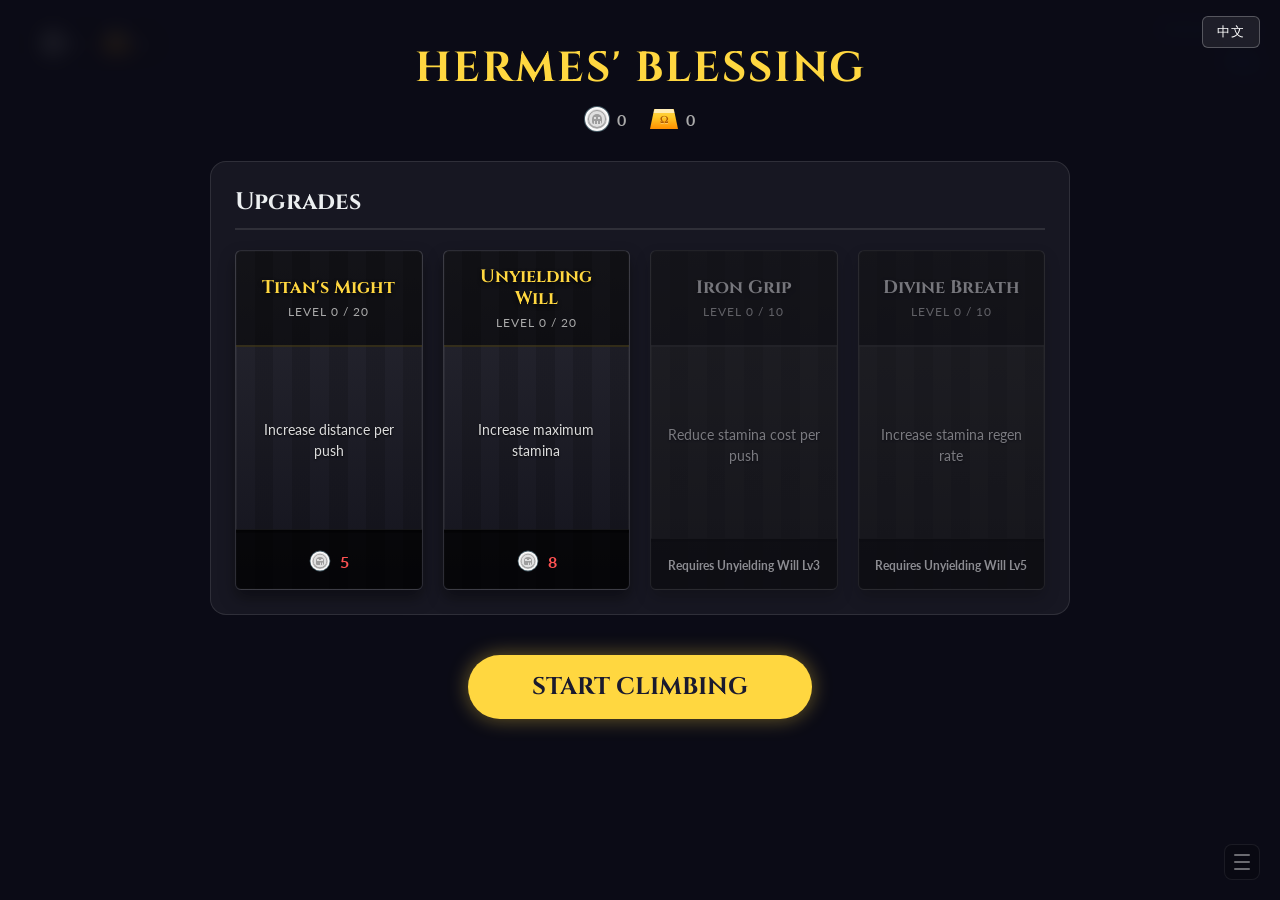
<file: sisyphus-m/index.html>
<!DOCTYPE html>
<html lang="en">
<head>
  <meta charset="UTF-8" />
  <meta name="viewport" content="width=device-width, initial-scale=1.0, maximum-scale=1.0, user-scalable=no" />
  <title>Sisyphus: The Eternal Climb</title>
  <link rel="preconnect" href="https://fonts.googleapis.com">
  <link rel="preconnect" href="https://fonts.gstatic.com" crossorigin>
  <link href="https://fonts.googleapis.com/css2?family=Cinzel:wght@400;700&family=Lato:wght@400;700&display=swap" rel="stylesheet">
  <style>
    :root {
      --primary-gold: #FFD740;
      --primary-blue: #2962FF;
      --success-green: #00E676;
      --fail-red: #FF5252;
      --bg-dark: rgba(20, 20, 30, 0.85);
      --text-light: #ECEFF1;
      --font-title: 'Cinzel', serif;
      --font-body: 'Lato', sans-serif;
    }

    * {
      margin: 0;
      padding: 0;
      box-sizing: border-box;
    }

    html, body {
      width: 100%;
      height: 100%;
      overflow: hidden;
      background: #1a1a2e; /* Fallback */
      font-family: var(--font-body);
      user-select: none;
      color: var(--text-light);
      touch-action: none;
      -webkit-touch-callout: none;
    }

    /* Force landscape on mobile build only via CSS rotation when in portrait */
    html.mobile {
      transform: rotate(90deg);
      transform-origin: top left;
      width: 100vh;
      height: 100vw;
      position: absolute;
      top: 0;
      left: 100vw;
      overflow: hidden;
    }
    @media screen and (orientation: landscape) {
      html.mobile {
        transform: none;
        width: 100%;
        height: 100%;
        position: static;
      }
    }

    #game-container {
      position: relative;
      width: 100%;
      height: 100%;
    }

    #game-canvas {
      display: block;
      width: 100%;
      height: 100%;
    }

    /* --- HUD --- */
    #hud {
      position: absolute;
      top: 20px;
      left: 20px;
      right: 20px;
      display: flex;
      justify-content: space-between;
      align-items: flex-start;
      pointer-events: none;
      z-index: 10;
    }

    .hud-panel {
      background: rgba(0, 0, 0, 0.4);
      backdrop-filter: blur(5px);
      padding: 10px 20px;
      border-radius: 20px;
      border: 1px solid rgba(255, 255, 255, 0.1);
      display: flex;
      gap: 20px;
      align-items: center;
      box-shadow: 0 4px 6px rgba(0,0,0,0.1);
    }

    .currency-display {
      display: flex;
      align-items: center;
      gap: 8px;
      font-weight: 700;
      font-size: 16px;
    }

    .currency-icon {
      width: 24px;
      height: 24px;
      display: flex;
      align-items: center;
      justify-content: center;
    }

    /* Obol (Silver coin with skull) */
    .currency-icon.obol { 
      background: #e0e0e0;
      border-radius: 50%;
      border: 2px solid #FAFAFA;
      box-shadow: inset 0 -2px 0 rgba(0,0,0,0.2), 0 0 0 1px #455A64;
      position: relative;
    }
    .currency-icon.obol::after {
      content: '';
      position: absolute;
      width: 10px;
      height: 10px;
      /* Using a combination of borders and background to make a cute skull */
      background: #9E9E9E;
      border-radius: 5px 5px 2px 2px;
      /* Eyes */
      background-image: 
        radial-gradient(circle at 3px 4px, #e0e0e0 1.5px, transparent 1.5px),
        radial-gradient(circle at 7px 4px, #e0e0e0 1.5px, transparent 1.5px);
      box-sizing: border-box;
    }
    .currency-icon.obol::before {
      content: '';
      position: absolute;
      width: 16px;
      height: 16px;
      border-radius: 50%;
      border: 1px solid #9E9E9E;
      z-index: 1;
    }
    /* Adding teeth via another pseudo element isn't possible directly since we used both, 
       so we'll just use a linear gradient on the after element for teeth */
    .currency-icon.obol::after {
      content: '';
      position: absolute;
      width: 10px;
      height: 10px;
      background-color: #9E9E9E;
      border-radius: 5px 5px 2px 2px;
      background-image: 
        /* Eyes */
        radial-gradient(circle at 3px 4px, #e0e0e0 1.5px, transparent 1.5px),
        radial-gradient(circle at 7px 4px, #e0e0e0 1.5px, transparent 1.5px),
        /* Teeth */
        linear-gradient(to right, transparent 2px, #e0e0e0 2px, #e0e0e0 3px, transparent 3px, transparent 5px, #e0e0e0 5px, #e0e0e0 6px, transparent 6px, transparent 8px, #e0e0e0 8px, #e0e0e0 9px, transparent 9px);
      background-size: 10px 10px, 10px 10px, 10px 3px;
      background-position: 0 0, 0 0, 0 7px;
      background-repeat: no-repeat;
      box-sizing: border-box;
    }

    /* Ingot (Gold trapezoid) */
    .currency-icon.ingot { 
      width: 28px;
      height: 20px;
      background: linear-gradient(to bottom, #FFD54F 0%, #FFCA28 40%, #FF8F00 100%);
      clip-path: polygon(15% 0%, 85% 0%, 100% 100%, 0% 100%);
      position: relative;
      color: transparent;
      filter: drop-shadow(0 2px 2px rgba(0,0,0,0.5));
    }
    .currency-icon.ingot::before { 
      content: '';
      position: absolute;
      top: 0; left: 10%; right: 10%; height: 4px;
      background: rgba(255, 255, 255, 0.6);
      clip-path: polygon(10% 0%, 90% 0%, 100% 100%, 0% 100%);
    }
    .currency-icon.ingot::after {
      content: 'Ω';
      position: absolute;
      top: 50%; left: 50%; transform: translate(-50%, -40%);
      font-size: 10px; color: #B15D00; font-weight: bold;
      font-family: 'Cinzel', serif;
      text-shadow: 0 1px 0 rgba(255,255,255,0.3);
    }

    #hud-right {
      display: flex;
      flex-direction: column;
      align-items: flex-end;
      gap: 5px;
    }

    #hud-height {
      font-family: var(--font-title);
      font-size: 24px;
      color: var(--primary-gold);
      text-shadow: 0 2px 4px rgba(0,0,0,0.5);
    }

    /* Mobile overrides */
    html.mobile #hud-height,
    html.mobile #hud-mountain-name {
      color: var(--primary-blue) !important;
    }
    html.mobile #tutorial-hint {
      color: var(--primary-blue);
    }
    html.mobile #tutorial-hint.show {
      color: var(--primary-blue);
    }
    @keyframes hint-pulse-mobile {
      0%, 100% { text-shadow: 0 0 8px rgba(41,98,255,0.3), 0 4px 10px rgba(0,0,0,0.6); }
      50%       { text-shadow: 0 0 22px rgba(41,98,255,0.95), 0 0 40px rgba(41,98,255,0.5), 0 4px 10px rgba(0,0,0,0.6); }
    }
    html.mobile #tutorial-hint {
      animation: hint-pulse-mobile 2s ease-in-out infinite;
    }

    #hud-best {
      font-size: 14px;
      color: #aaa;
    }

    /* --- Judgment Bar --- */
    #judgment-bar-container {
      position: absolute;
      display: none;
      z-index: 20;
      pointer-events: none;
      /* Centered above player handled by JS, but we style the bar itself */
    }

    #judgment-bar {
      position: relative;
      height: 24px; /* Matches config */
      background: rgba(0, 0, 0, 0.6);
      border: 2px solid #555;
      border-radius: 12px;
      overflow: hidden;
      box-shadow: 0 0 10px rgba(0,0,0,0.3);
    }

    #judgment-bar-fail-bg {
      width: 100%;
      height: 100%;
      position: absolute;
      background: var(--fail-red);
      opacity: 0.3;
    }

    #judgment-bar-success {
      position: absolute;
      top: 0;
      height: 100%;
      background: var(--success-green);
      box-shadow: 0 0 15px var(--success-green);
      z-index: 2;
    }

    #judgment-bar-crit {
      position: absolute;
      top: 0;
      height: 100%;
      background: #FFF;
      opacity: 0.8;
      z-index: 3;
      display: none;
    }

    #judgment-bar-pointer {
      position: absolute;
      top: -4px;
      width: 4px;
      height: 32px;
      background: var(--primary-gold);
      border: 1px solid #FFF;
      box-shadow: 0 0 5px var(--primary-gold);
      z-index: 10;
      transform: translateX(-50%);
    }

    /* --- Notifications --- */
    #checkpoint-notification {
      position: absolute;
      top: 30%;
      left: 50%;
      transform: translate(-50%, -50%);
      font-family: var(--font-title);
      color: var(--primary-gold);
      font-size: 48px;
      font-weight: 700;
      text-shadow: 0 4px 10px rgba(0,0,0,0.5);
      opacity: 0;
      z-index: 30;
      pointer-events: none;
      transition: opacity 0.5s, transform 0.5s;
    }
    
    #checkpoint-notification.show {
      opacity: 1;
      transform: translate(-50%, -60%);
    }

    /* --- Tutorial hint --- */
    #tutorial-hint {
      position: absolute;
      bottom: 22%;
      left: 50%;
      transform: translateX(-50%);
      font-family: var(--font-title);
      color: var(--primary-gold);
      font-size: 28px;
      font-weight: 700;
      text-align: center;
      white-space: nowrap;
      opacity: 0;
      z-index: 30;
      pointer-events: none;
      transition: opacity 0.8s;
      animation: hint-pulse 2s ease-in-out infinite;
    }
    #tutorial-hint.show {
      opacity: 1;
    }
    @keyframes hint-pulse {
      0%, 100% { text-shadow: 0 0 8px rgba(255,215,64,0.3), 0 4px 10px rgba(0,0,0,0.6); }
      50%       { text-shadow: 0 0 22px rgba(255,215,64,0.95), 0 0 40px rgba(255,215,64,0.5), 0 4px 10px rgba(0,0,0,0.6); }
    }

    /* --- Shop --- */
    #shop-overlay {
      position: absolute;
      top: 0; left: 0;
      width: 100%; height: 100%;
      background: rgba(10, 10, 20, 0.9);
      backdrop-filter: blur(10px);
      display: none;
      z-index: 50;
      overflow-y: auto;
      font-family: var(--font-body);
    }

    #shop-content {
      max-width: 900px;
      margin: 40px auto;
      padding: 0 20px;
    }

    #shop-content h1 {
      font-family: var(--font-title);
      text-align: center;
      font-size: 42px;
      color: var(--primary-gold);
      margin-bottom: 10px;
      text-transform: uppercase;
      letter-spacing: 2px;
    }

    #shop-stats {
      text-align: center;
      color: #aaa;
      margin-bottom: 30px;
      font-size: 16px;
    }

    .shop-section {
      background: rgba(255, 255, 255, 0.05);
      border-radius: 16px;
      padding: 24px;
      margin-bottom: 30px;
      border: 1px solid rgba(255, 255, 255, 0.1);
    }

    .shop-section h2 {
      font-family: var(--font-title);
      font-size: 24px;
      color: var(--text-light);
      margin-bottom: 20px;
      border-bottom: 2px solid rgba(255, 255, 255, 0.1);
      padding-bottom: 10px;
    }

    .upgrade-grid {
      display: grid;
      grid-template-columns: repeat(4, 1fr);
      gap: 20px;
    }

    .artifact-grid {
      display: flex;
      justify-content: space-around;
      gap: 20px;
      padding: 60px 20px 30px;
      position: relative;
      background: linear-gradient(to bottom, rgba(10,10,15,0) 0%, rgba(20,20,30,0.8) 100%);
      border-radius: 16px;
      border-bottom: 1px solid rgba(255,255,255,0.05);
      margin-top: 10px;
    }

    .artifact-pedestal {
      flex: 1;
      display: flex;
      flex-direction: column;
      align-items: center;
      position: relative;
      cursor: pointer;
      z-index: 1;
    }

    .artifact-icon-container {
      height: 110px;
      width: 100px;
      position: relative;
      display: flex;
      justify-content: center;
      align-items: center;
      margin-bottom: 15px;
      transition: all 0.3s ease;
      z-index: 2;
    }

    /* The physical stone pedestal base */
    .artifact-icon-container::before {
      content: '';
      position: absolute;
      bottom: 0;
      left: 50%;
      transform: translateX(-50%);
      width: 70px;
      height: 24px;
      background: radial-gradient(ellipse at top, #3a3a4a, #1a1a25);
      border: 1px solid rgba(255,255,255,0.1);
      border-radius: 50%;
      box-shadow: 0 15px 25px rgba(0,0,0,0.9);
      z-index: -2;
      transition: all 0.3s ease;
    }

    /* The mystical light beam */
    .artifact-icon-container::after {
      content: '';
      position: absolute;
      bottom: 12px;
      left: 50%;
      transform: translateX(-50%);
      width: 50px;
      height: 80px;
      background: linear-gradient(to top, rgba(255,255,255,0.05), transparent);
      border-radius: 50% 50% 0 0;
      z-index: -1;
      opacity: 0;
      transition: all 0.5s ease;
      pointer-events: none;
    }

    .artifact-pedestal:hover:not(.unavailable) .artifact-icon-container {
      transform: scale(1.1);
    }

    /* Tooltip */
    .artifact-tooltip {
      position: absolute;
      bottom: 100%;
      left: 50%;
      transform: translateX(-50%) translateY(10px);
      width: 220px;
      background: rgba(15, 15, 25, 0.95);
      border: 1px solid var(--primary-gold);
      padding: 16px;
      border-radius: 8px;
      opacity: 0;
      pointer-events: none;
      transition: all 0.2s ease;
      text-align: center;
      z-index: 10;
      box-shadow: 0 10px 20px rgba(0,0,0,0.8);
    }

    .artifact-pedestal:hover .artifact-tooltip {
      opacity: 1;
      transform: translateX(-50%) translateY(-10px);
    }

    .artifact-name {
      font-family: var(--font-title);
      font-weight: 700;
      font-size: 16px;
      margin-bottom: 8px;
      color: var(--primary-gold);
      text-shadow: 0 2px 4px rgba(0,0,0,0.8);
      text-align: center;
    }

    .artifact-desc {
      font-size: 13px;
      color: #ccc;
      margin-bottom: 12px;
      line-height: 1.4;
    }

    .artifact-cost {
      font-weight: 700;
      color: var(--primary-gold);
      font-size: 13px;
      display: flex;
      align-items: center;
      justify-content: center;
      gap: 6px;
      text-transform: uppercase;
      letter-spacing: 1px;
      white-space: nowrap;
    }

    /* --- Artifact CSS Icons --- */
    .art-icon {
      position: relative;
      transition: all 0.3s ease;
      z-index: 10;
      margin-bottom: 20px; /* Lift off the pedestal */
    }

    /* Ares' Fury: Red Sword/Crystal */
    .art-ares {
      width: 24px; height: 60px;
      background: linear-gradient(to right, #b71c1c 50%, #d32f2f 50%);
      clip-path: polygon(50% 0%, 100% 25%, 50% 100%, 0% 25%);
    }

    /* Heracles' Armlet: Golden Bracer/Gauntlet */
    .art-heracles {
      width: 32px; height: 50px;
      background: linear-gradient(to right, #FF8F00 0%, #FFD54F 30%, #FFCA28 70%, #FF8F00 100%);
      border-radius: 6px 6px 12px 12px;
      box-shadow: inset 0 -4px 10px rgba(0,0,0,0.6);
    }
    .art-heracles::before {
      content: ''; position: absolute;
      top: 12px; left: -2px; right: -2px; height: 3px;
      background: #FFF8E1; border-radius: 2px;
      box-shadow: 0 20px 0 0 #FFF8E1; /* Second band */
    }

    /* Hephaestus' Wedge: Iron Anvil */
    .art-hephaestus {
      width: 44px; height: 36px;
      background: linear-gradient(to right, #37474F 50%, #455A64 50%);
      clip-path: polygon(0% 0%, 100% 0%, 75% 100%, 25% 100%);
    }
    .art-hephaestus::before {
      content: ''; position: absolute;
      top: 0; left: 0; right: 0; height: 8px;
      background: #90A4AE;
    }

    /* Wheel of Fate: Mystic Astrolabe */
    .art-wheel {
      width: 48px; height: 48px;
      border-radius: 50%;
      background: 
        linear-gradient(0deg, transparent 46%, rgba(179,157,219,0.8) 46%, rgba(179,157,219,0.8) 54%, transparent 54%),
        linear-gradient(90deg, transparent 46%, rgba(179,157,219,0.8) 46%, rgba(179,157,219,0.8) 54%, transparent 54%),
        conic-gradient(from 0deg, #4527A0, #211261, #4527A0, #211261, #4527A0);
      display: flex; justify-content: center; align-items: center;
      border: 3px solid #311B92;
      box-shadow: inset 0 0 10px #000;
    }
    .art-wheel::after {
      content: ''; width: 12px; height: 12px;
      background: #D1C4E9; border-radius: 50%;
      box-shadow: 0 0 8px #FFF;
    }

    /* Artifact States */
    .artifact-pedestal.unavailable .art-icon {
      filter: grayscale(1) brightness(0.3);
    }
    
    .artifact-pedestal.crafted .artifact-icon-container::after {
      opacity: 0.5; /* Faint light beam when crafted */
    }
    .artifact-pedestal.crafted .art-icon {
      filter: drop-shadow(0 0 5px rgba(255,255,255,0.2));
    }
    
    .artifact-pedestal.equipped .art-icon {
      animation: float 3s ease-in-out infinite;
    }
    
    /* Specific Glows and Beams for Equipped State */
    .artifact-pedestal.equipped:nth-child(1) .art-icon { filter: drop-shadow(0 0 15px #ff5252) brightness(1.2); }
    .artifact-pedestal.equipped:nth-child(1) .artifact-icon-container::after {
      opacity: 1; height: 130px; filter: blur(3px);
      background: linear-gradient(to top, rgba(255, 82, 82, 0.3), transparent);
    }
    
    .artifact-pedestal.equipped:nth-child(2) .art-icon { filter: drop-shadow(0 0 15px #FFD740) brightness(1.2); }
    .artifact-pedestal.equipped:nth-child(2) .artifact-icon-container::after {
      opacity: 1; height: 130px; filter: blur(3px);
      background: linear-gradient(to top, rgba(255, 215, 64, 0.3), transparent);
    }
    
    .artifact-pedestal.equipped:nth-child(3) .art-icon { filter: drop-shadow(0 0 15px #00E5FF) brightness(1.2); }
    .artifact-pedestal.equipped:nth-child(3) .artifact-icon-container::after {
      opacity: 1; height: 130px; filter: blur(3px);
      background: linear-gradient(to top, rgba(0, 229, 255, 0.2), transparent);
    }
    
    .artifact-pedestal.equipped:nth-child(4) .art-icon { filter: drop-shadow(0 0 15px #B39DDB) brightness(1.2); }
    .artifact-pedestal.equipped:nth-child(4) .artifact-icon-container::after {
      opacity: 1; height: 130px; filter: blur(3px);
      background: linear-gradient(to top, rgba(179, 157, 219, 0.3), transparent);
    }

    @keyframes float {
      0%, 100% { transform: translateY(0); }
      50% { transform: translateY(-12px); }
    }

    .upgrade-card {
      background: linear-gradient(to bottom, rgba(40, 40, 50, 0.95), rgba(20, 20, 30, 0.95));
      border: 1px solid rgba(255, 255, 255, 0.1);
      border-radius: 6px;
      cursor: pointer;
      transition: all 0.3s ease;
      position: relative;
      overflow: hidden;
      display: flex;
      flex-direction: column;
      min-height: 340px;
      box-shadow: 0 8px 16px rgba(0,0,0,0.4), inset 0 0 0 1px rgba(255,255,255,0.05);
    }

    /* Pillar fluting texture */
    .upgrade-card::before {
      content: '';
      position: absolute;
      top: 0; left: 0; right: 0; bottom: 0;
      background: repeating-linear-gradient(
        90deg,
        transparent,
        transparent 10%,
        rgba(0, 0, 0, 0.15) 10%,
        rgba(0, 0, 0, 0.15) 20%
      );
      pointer-events: none;
      z-index: 0;
    }

    /* Pillar parts */
    .pillar-top {
      padding: 15px;
      height: 96px; /* Fixed height to align all pillars */
      box-sizing: border-box;
      background: rgba(0, 0, 0, 0.5);
      border-bottom: 2px solid rgba(255, 215, 64, 0.15);
      text-align: center;
      z-index: 1;
      position: relative;
      display: flex;
      flex-direction: column;
      justify-content: center;
      align-items: center;
    }

    .pillar-mid {
      padding: 24px 16px;
      flex-grow: 1;
      text-align: center;
      z-index: 1;
      position: relative;
      display: flex;
      flex-direction: column;
      align-items: center;
      justify-content: center;
    }

    .pillar-bottom {
      padding: 16px;
      background: rgba(0, 0, 0, 0.7);
      text-align: center;
      z-index: 1;
      position: relative;
    }

    .upgrade-card:hover:not(.locked):not(.maxed) {
      transform: translateY(-8px);
      border-color: var(--primary-gold);
      box-shadow: 0 15px 30px rgba(255, 215, 64, 0.15), inset 0 0 0 1px rgba(255, 215, 64, 0.5);
    }

    .upgrade-card.locked {
      opacity: 0.5;
      filter: grayscale(1);
      cursor: not-allowed;
    }

    .upgrade-card.maxed {
      border-color: rgba(0, 230, 118, 0.3);
      cursor: default;
    }

    .upgrade-name {
      font-family: var(--font-title);
      font-weight: 700;
      font-size: 18px;
      margin-bottom: 6px;
      color: var(--primary-gold);
      text-shadow: 0 2px 4px rgba(0,0,0,0.8);
      line-height: 1.2;
    }

    .upgrade-level {
      font-size: 12px;
      color: #aaa;
      letter-spacing: 1px;
      text-transform: uppercase;
    }

    .upgrade-desc {
      font-size: 14px;
      color: #ddd;
      line-height: 1.5;
      text-shadow: 0 1px 2px rgba(0,0,0,0.8);
    }

    .upgrade-progress-bg {
      position: absolute;
      bottom: 0;
      left: 0;
      width: 100%;
      height: 4px;
      background: rgba(0,0,0,0.6);
      box-shadow: inset 0 2px 4px rgba(0,0,0,0.8);
      overflow: hidden;
      border-top: 1px solid rgba(255,255,255,0.05);
    }

    .upgrade-progress-fill {
      height: 100%;
      background: var(--primary-gold);
      box-shadow: 0 0 8px var(--primary-gold), 0 0 4px #fff;
      transition: width 0.3s ease;
    }

    .upgrade-cost {
      font-weight: 700;
      color: #fff;
      font-size: 16px;
      display: flex;
      align-items: center;
      justify-content: center;
      gap: 8px;
    }

    /* --- Mountain Journey --- */
    .mountain-track {
      display: flex;
      justify-content: space-around;
      align-items: flex-start;
      position: relative;
      padding: 0 20px 20px;
      margin-top: 20px;
    }

    /* The glowing ground line */
    .mountain-track::after {
      content: '';
      position: absolute;
      top: 180px;
      left: 5%;
      right: 5%;
      height: 3px;
      background: linear-gradient(90deg, transparent, rgba(255,215,64,0.2), rgba(255,215,64,0.6), rgba(255,215,64,0.2), transparent);
      z-index: 0;
      border-radius: 2px;
    }

    .mountain-node {
      position: relative;
      display: flex;
      flex-direction: column;
      align-items: center;
      z-index: 1;
      cursor: pointer;
      width: 140px;
      transition: transform 0.3s cubic-bezier(0.175, 0.885, 0.32, 1.275);
    }

    .mountain-visuals {
      position: relative;
      height: 180px;
      width: 100%;
      display: flex;
      flex-direction: column;
      justify-content: flex-end;
      align-items: center;
    }

    .mountain-node:hover:not(.locked) {
      transform: translateY(-8px);
    }

    /* The Mountain Shape */
    .mountain-peak {
      background: linear-gradient(to bottom, #ECEFF1 0%, #CFD8DC 25%, #546E7A 25.1%, #263238 100%);
      clip-path: polygon(50% 0%, 100% 100%, 0% 100%);
      transition: all 0.4s ease;
      transform-origin: bottom center;
      position: relative;
      z-index: 2;
    }

    /* Locked Mountain */
    .mountain-node.locked .mountain-peak {
      background: linear-gradient(to bottom, #555 0%, #444 25%, #222 25.1%, #111 100%);
      opacity: 0.6;
    }

    /* Selected Mountain */
    .mountain-node.selected .mountain-peak {
      background: linear-gradient(to bottom, #FFF 0%, #FFF8E1 25%, #FFCA28 25.1%, #FF8F00 100%);
    }

    /* Glow Behind Selected Mountain */
    .mountain-glow {
      position: absolute;
      bottom: 0;
      left: 50%;
      transform: translateX(-50%);
      background: var(--primary-gold);
      filter: blur(15px);
      opacity: 0;
      transition: opacity 0.4s ease;
      z-index: 1;
      clip-path: polygon(50% 0%, 100% 100%, 0% 100%);
    }
    .mountain-node.selected .mountain-glow {
      opacity: 0.7;
    }

    /* Progressive Sizes */
    .mountain-node:nth-child(1) .mountain-peak, .mountain-node:nth-child(1) .mountain-glow { width: 60px; height: 50px; }
    .mountain-node:nth-child(2) .mountain-peak, .mountain-node:nth-child(2) .mountain-glow { width: 85px; height: 80px; }
    .mountain-node:nth-child(3) .mountain-peak, .mountain-node:nth-child(3) .mountain-glow { width: 110px; height: 115px; }
    .mountain-node:nth-child(4) .mountain-peak, .mountain-node:nth-child(4) .mountain-glow { width: 140px; height: 155px; }

    .mountain-info {
      margin-top: 20px;
      text-align: center;
      z-index: 2;
    }

    .mountain-name {
      font-family: var(--font-title);
      font-size: 14px;
      color: #fff;
      margin-bottom: 6px;
      font-weight: 700;
      white-space: nowrap;
      transition: color 0.3s;
    }

    .mountain-node.selected .mountain-name {
      color: var(--primary-gold);
      text-shadow: 0 0 10px rgba(255,215,64,0.6);
      font-size: 15px;
    }

    .mountain-stats {
      font-size: 12px;
      color: rgba(255,255,255,0.5);
      line-height: 1.5;
      background: rgba(0,0,0,0.4);
      padding: 4px 8px;
      border-radius: 6px;
      border: 1px solid rgba(255,255,255,0.05);
    }

    .mountain-marker {
      color: var(--primary-gold);
      font-size: 24px;
      animation: bounce 1.5s cubic-bezier(0.28, 0.84, 0.42, 1) infinite;
      text-shadow: 0 2px 4px rgba(0,0,0,0.8);
      z-index: 10;
      margin-bottom: 8px;
    }

    @keyframes bounce {
      0%, 100% { transform: translateY(0); }
      50% { transform: translateY(-10px); }
    }

    #shop-depart-btn {
      display: block;
      margin: 40px auto;
      padding: 16px 64px;
      font-family: var(--font-title);
      font-size: 24px;
      font-weight: 700;
      color: #1a1a2e;
      background: var(--primary-gold);
      border: none;
      border-radius: 50px;
      cursor: pointer;
      transition: transform 0.2s, box-shadow 0.2s;
      box-shadow: 0 0 20px rgba(255, 215, 64, 0.4);
    }

    #shop-depart-btn:hover {
      transform: scale(1.05);
      box-shadow: 0 0 30px rgba(255, 215, 64, 0.6);
    }

    /* --- Log Button --- */
    #log-btn {
      position: absolute;
      bottom: 20px;
      right: 20px;
      z-index: 60;
      width: 36px;
      height: 36px;
      background: rgba(0, 0, 0, 0.35);
      border: 1px solid rgba(255, 255, 255, 0.15);
      border-radius: 8px;
      cursor: pointer;
      display: flex;
      flex-direction: column;
      align-items: center;
      justify-content: center;
      gap: 5px;
      padding: 0;
      opacity: 0.5;
      transition: opacity 0.2s;
    }
    #log-btn:hover { opacity: 1; }
    #log-btn span {
      display: block;
      width: 16px;
      height: 2px;
      background: #ccc;
      border-radius: 1px;
    }

    /* --- Log Overlay --- */
    #log-overlay {
      position: absolute;
      top: 0; left: 0;
      width: 100%; height: 100%;
      background: rgba(0, 0, 0, 0.6);
      z-index: 70;
      display: none;
      align-items: center;
      justify-content: center;
    }

    #log-panel {
      background: rgba(15, 15, 25, 0.97);
      border: 1px solid rgba(255, 255, 255, 0.12);
      border-radius: 16px;
      padding: 28px 32px;
      width: min(860px, 92vw);
      max-height: 80vh;
      overflow-y: auto;
      font-family: var(--font-body);
      color: var(--text-light);
    }

    #log-header {
      display: flex;
      justify-content: space-between;
      align-items: center;
      margin-bottom: 20px;
    }

    #log-title {
      font-family: var(--font-title);
      font-size: 22px;
      color: var(--primary-gold);
      letter-spacing: 1px;
    }

    #log-close-btn {
      background: none;
      border: none;
      color: #888;
      font-size: 20px;
      cursor: pointer;
      line-height: 1;
      padding: 4px 8px;
    }
    #log-close-btn:hover { color: #fff; }

    #log-summary {
      display: flex;
      gap: 16px;
      flex-wrap: wrap;
      margin-bottom: 24px;
    }

    .log-stat {
      background: rgba(255, 255, 255, 0.05);
      border: 1px solid rgba(255, 255, 255, 0.08);
      border-radius: 10px;
      padding: 10px 18px;
      display: flex;
      flex-direction: column;
      gap: 4px;
      min-width: 110px;
    }

    .log-stat-label {
      font-size: 11px;
      color: #888;
      text-transform: uppercase;
      letter-spacing: 0.5px;
    }

    .log-stat-value {
      font-size: 20px;
      font-weight: 700;
      color: var(--primary-gold);
    }

    #log-empty {
      color: #666;
      text-align: center;
      padding: 24px 0;
    }

    #log-table-wrap {
      overflow-x: auto;
    }

    #log-table {
      width: 100%;
      border-collapse: collapse;
      font-size: 14px;
    }

    #log-table th {
      text-align: left;
      padding: 8px 12px;
      color: #888;
      border-bottom: 1px solid rgba(255,255,255,0.08);
      font-weight: 600;
      font-size: 12px;
      text-transform: uppercase;
      letter-spacing: 0.5px;
    }

    #log-table td {
      padding: 8px 12px;
      border-bottom: 1px solid rgba(255,255,255,0.04);
      color: #ddd;
    }

    #log-table tbody tr:hover td {
      background: rgba(255,255,255,0.03);
    }

    #log-table tbody tr:first-child td {
      color: #fff;
      font-weight: 600;
    }
  </style>
  <script type="module" crossorigin src="/sisyphus-m/assets/index-DXut5p6g.js"></script>
</head>
<body>
  <div id="game-container">
    <canvas id="game-canvas"></canvas>

    <!-- HUD -->
    <div id="hud">
      <div class="hud-panel" id="hud-left">
        <div class="currency-display"><div class="currency-icon obol"></div> <span id="hud-obol">0</span></div>
        <div class="currency-display"><div class="currency-icon ingot"></div> <span id="hud-ingot">0</span></div>
      </div>
      <div id="hud-right">
        <div id="hud-mountain-name" style="font-family: 'Cinzel', serif; font-size: 13px; color: rgba(255,215,64,0.8); text-align: right; margin-bottom: 4px;">Tartarus Hills</div>
        <span id="hud-height">0m</span>
      </div>
    </div>

    <!-- Judgment bar -->
    <div id="judgment-bar-container">
      <div id="judgment-bar">
        <div id="judgment-bar-fail-bg"></div>
        <div id="judgment-bar-success"></div>
        <div id="judgment-bar-crit"></div>
        <div id="judgment-bar-crit2"></div>
        <div id="judgment-bar-pointer"></div>
      </div>
    </div>

    <!-- Wedge info -->
    <div id="wedge-info"></div>

    <!-- Checkpoint notification -->
    <div id="checkpoint-notification"></div>

    <!-- Tutorial hint (first run only) -->
    <div id="tutorial-hint"></div>


    <!-- Log button (hamburger) -->
    <button id="log-btn" title="Run Log">
      <span></span><span></span><span></span>
    </button>

    <!-- Log overlay -->
    <div id="log-overlay">
      <div id="log-panel"></div>
    </div>

    <!-- Shop overlay -->
    <div id="shop-overlay">
      <div id="shop-content">
        <h1 id="shop-title">Hermes' Blessing</h1>
        <div id="shop-stats"></div>

        <div class="shop-section">
          <h2 id="shop-upgrades-title">Upgrades</h2>
          <div id="shop-upgrades" class="upgrade-grid"></div>
        </div>

        <div class="shop-section" id="shop-artifact-section" style="display:none">
          <h2 id="shop-artifacts-title">Artifact Forge</h2>
          <div id="shop-artifacts" class="artifact-grid"></div>
        </div>

        <button id="shop-depart-btn">CLIMB AGAIN</button>
      </div>
    </div>
  </div>
</body>
</html>
</file>
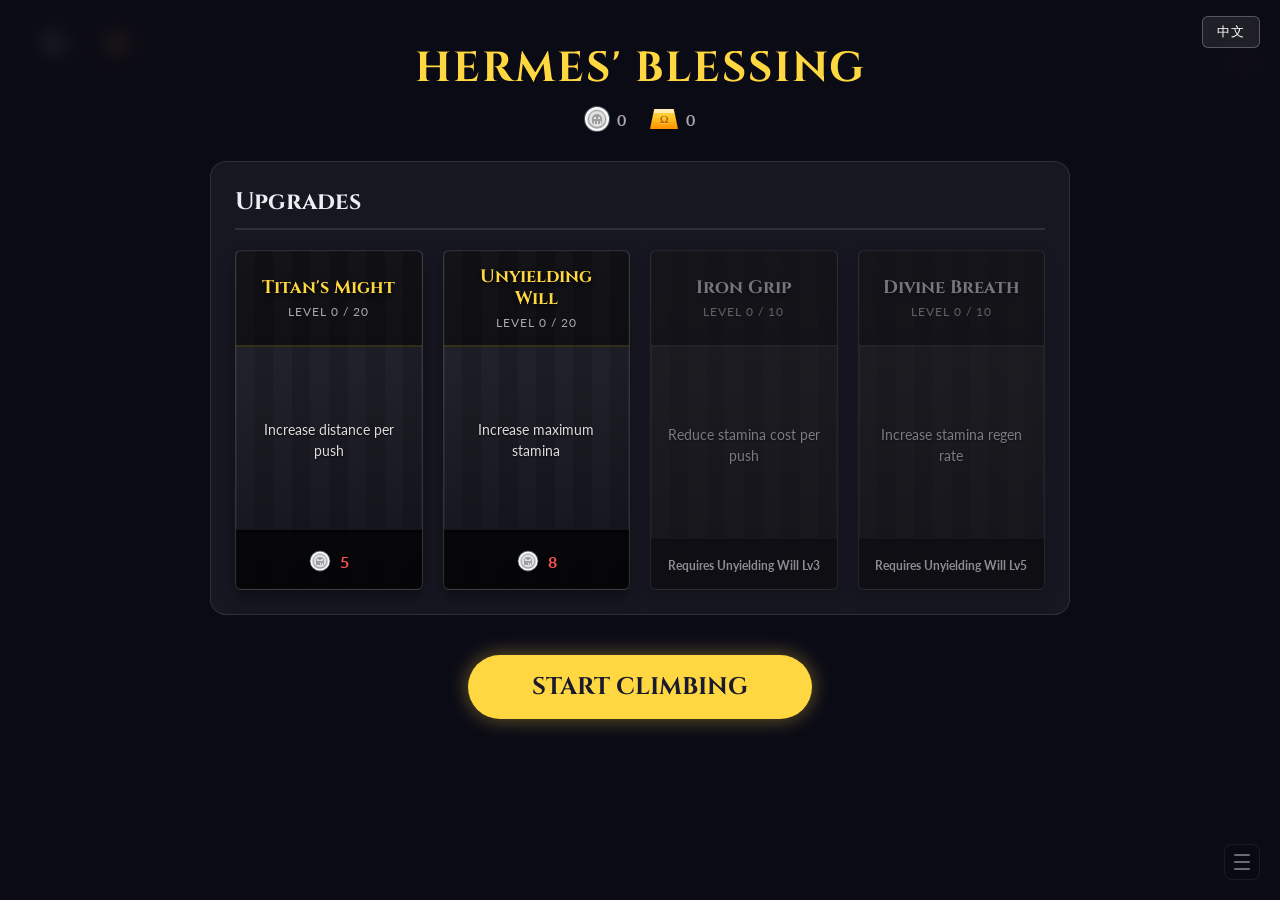
<file: sisyphus/index.html>
<!DOCTYPE html>
<html lang="en">
<head>
  <meta charset="UTF-8" />
  <meta name="viewport" content="width=device-width, initial-scale=1.0, maximum-scale=1.0, user-scalable=no" />
  <title>Sisyphus: The Eternal Climb</title>
  <link rel="preconnect" href="https://fonts.googleapis.com">
  <link rel="preconnect" href="https://fonts.gstatic.com" crossorigin>
  <link href="https://fonts.googleapis.com/css2?family=Cinzel:wght@400;700&family=Lato:wght@400;700&display=swap" rel="stylesheet">
  <style>
    :root {
      --primary-gold: #FFD740;
      --primary-blue: #2962FF;
      --success-green: #00E676;
      --fail-red: #FF5252;
      --bg-dark: rgba(20, 20, 30, 0.85);
      --text-light: #ECEFF1;
      --font-title: 'Cinzel', serif;
      --font-body: 'Lato', sans-serif;
    }

    * {
      margin: 0;
      padding: 0;
      box-sizing: border-box;
    }

    html, body {
      width: 100%;
      height: 100%;
      overflow: hidden;
      background: #1a1a2e; /* Fallback */
      font-family: var(--font-body);
      user-select: none;
      color: var(--text-light);
      touch-action: none;
      -webkit-touch-callout: none;
    }

    /* Force landscape on mobile build only via CSS rotation when in portrait */
    html.mobile {
      transform: rotate(90deg);
      transform-origin: top left;
      width: 100vh;
      height: 100vw;
      position: absolute;
      top: 0;
      left: 100vw;
      overflow: hidden;
    }
    @media screen and (orientation: landscape) {
      html.mobile {
        transform: none;
        width: 100%;
        height: 100%;
        position: static;
      }
    }

    #game-container {
      position: relative;
      width: 100%;
      height: 100%;
    }

    #game-canvas {
      display: block;
      width: 100%;
      height: 100%;
    }

    /* --- HUD --- */
    #hud {
      position: absolute;
      top: 20px;
      left: 20px;
      right: 20px;
      display: flex;
      justify-content: space-between;
      align-items: flex-start;
      pointer-events: none;
      z-index: 10;
    }

    .hud-panel {
      background: rgba(0, 0, 0, 0.4);
      backdrop-filter: blur(5px);
      padding: 10px 20px;
      border-radius: 20px;
      border: 1px solid rgba(255, 255, 255, 0.1);
      display: flex;
      gap: 20px;
      align-items: center;
      box-shadow: 0 4px 6px rgba(0,0,0,0.1);
    }

    .currency-display {
      display: flex;
      align-items: center;
      gap: 8px;
      font-weight: 700;
      font-size: 16px;
    }

    .currency-icon {
      width: 24px;
      height: 24px;
      display: flex;
      align-items: center;
      justify-content: center;
    }

    /* Obol (Silver coin with skull) */
    .currency-icon.obol { 
      background: #e0e0e0;
      border-radius: 50%;
      border: 2px solid #FAFAFA;
      box-shadow: inset 0 -2px 0 rgba(0,0,0,0.2), 0 0 0 1px #455A64;
      position: relative;
    }
    .currency-icon.obol::after {
      content: '';
      position: absolute;
      width: 10px;
      height: 10px;
      /* Using a combination of borders and background to make a cute skull */
      background: #9E9E9E;
      border-radius: 5px 5px 2px 2px;
      /* Eyes */
      background-image: 
        radial-gradient(circle at 3px 4px, #e0e0e0 1.5px, transparent 1.5px),
        radial-gradient(circle at 7px 4px, #e0e0e0 1.5px, transparent 1.5px);
      box-sizing: border-box;
    }
    .currency-icon.obol::before {
      content: '';
      position: absolute;
      width: 16px;
      height: 16px;
      border-radius: 50%;
      border: 1px solid #9E9E9E;
      z-index: 1;
    }
    /* Adding teeth via another pseudo element isn't possible directly since we used both, 
       so we'll just use a linear gradient on the after element for teeth */
    .currency-icon.obol::after {
      content: '';
      position: absolute;
      width: 10px;
      height: 10px;
      background-color: #9E9E9E;
      border-radius: 5px 5px 2px 2px;
      background-image: 
        /* Eyes */
        radial-gradient(circle at 3px 4px, #e0e0e0 1.5px, transparent 1.5px),
        radial-gradient(circle at 7px 4px, #e0e0e0 1.5px, transparent 1.5px),
        /* Teeth */
        linear-gradient(to right, transparent 2px, #e0e0e0 2px, #e0e0e0 3px, transparent 3px, transparent 5px, #e0e0e0 5px, #e0e0e0 6px, transparent 6px, transparent 8px, #e0e0e0 8px, #e0e0e0 9px, transparent 9px);
      background-size: 10px 10px, 10px 10px, 10px 3px;
      background-position: 0 0, 0 0, 0 7px;
      background-repeat: no-repeat;
      box-sizing: border-box;
    }

    /* Ingot (Gold trapezoid) */
    .currency-icon.ingot { 
      width: 28px;
      height: 20px;
      background: linear-gradient(to bottom, #FFD54F 0%, #FFCA28 40%, #FF8F00 100%);
      clip-path: polygon(15% 0%, 85% 0%, 100% 100%, 0% 100%);
      position: relative;
      color: transparent;
      filter: drop-shadow(0 2px 2px rgba(0,0,0,0.5));
    }
    .currency-icon.ingot::before { 
      content: '';
      position: absolute;
      top: 0; left: 10%; right: 10%; height: 4px;
      background: rgba(255, 255, 255, 0.6);
      clip-path: polygon(10% 0%, 90% 0%, 100% 100%, 0% 100%);
    }
    .currency-icon.ingot::after {
      content: 'Ω';
      position: absolute;
      top: 50%; left: 50%; transform: translate(-50%, -40%);
      font-size: 10px; color: #B15D00; font-weight: bold;
      font-family: 'Cinzel', serif;
      text-shadow: 0 1px 0 rgba(255,255,255,0.3);
    }

    #hud-right {
      display: flex;
      flex-direction: column;
      align-items: flex-end;
      gap: 5px;
    }

    #hud-height {
      font-family: var(--font-title);
      font-size: 24px;
      color: var(--primary-gold);
      text-shadow: 0 2px 4px rgba(0,0,0,0.5);
    }

    /* Mobile overrides */
    html.mobile #hud-height,
    html.mobile #hud-mountain-name {
      color: var(--primary-blue) !important;
    }
    html.mobile #tutorial-hint {
      color: var(--primary-blue);
    }
    html.mobile #tutorial-hint.show {
      color: var(--primary-blue);
    }
    @keyframes hint-pulse-mobile {
      0%, 100% { text-shadow: 0 0 8px rgba(41,98,255,0.3), 0 4px 10px rgba(0,0,0,0.6); }
      50%       { text-shadow: 0 0 22px rgba(41,98,255,0.95), 0 0 40px rgba(41,98,255,0.5), 0 4px 10px rgba(0,0,0,0.6); }
    }
    html.mobile #tutorial-hint {
      animation: hint-pulse-mobile 2s ease-in-out infinite;
    }

    #hud-best {
      font-size: 14px;
      color: #aaa;
    }

    /* --- Judgment Bar --- */
    #judgment-bar-container {
      position: absolute;
      display: none;
      z-index: 20;
      pointer-events: none;
      /* Centered above player handled by JS, but we style the bar itself */
    }

    #judgment-bar {
      position: relative;
      height: 24px; /* Matches config */
      background: rgba(0, 0, 0, 0.6);
      border: 2px solid #555;
      border-radius: 12px;
      overflow: hidden;
      box-shadow: 0 0 10px rgba(0,0,0,0.3);
    }

    #judgment-bar-fail-bg {
      width: 100%;
      height: 100%;
      position: absolute;
      background: var(--fail-red);
      opacity: 0.3;
    }

    #judgment-bar-success {
      position: absolute;
      top: 0;
      height: 100%;
      background: var(--success-green);
      box-shadow: 0 0 15px var(--success-green);
      z-index: 2;
    }

    #judgment-bar-crit {
      position: absolute;
      top: 0;
      height: 100%;
      background: #FFF;
      opacity: 0.8;
      z-index: 3;
      display: none;
    }

    #judgment-bar-pointer {
      position: absolute;
      top: -4px;
      width: 4px;
      height: 32px;
      background: var(--primary-gold);
      border: 1px solid #FFF;
      box-shadow: 0 0 5px var(--primary-gold);
      z-index: 10;
      transform: translateX(-50%);
    }

    /* --- Notifications --- */
    #checkpoint-notification {
      position: absolute;
      top: 30%;
      left: 50%;
      transform: translate(-50%, -50%);
      font-family: var(--font-title);
      color: var(--primary-gold);
      font-size: 48px;
      font-weight: 700;
      text-shadow: 0 4px 10px rgba(0,0,0,0.5);
      opacity: 0;
      z-index: 30;
      pointer-events: none;
      transition: opacity 0.5s, transform 0.5s;
    }
    
    #checkpoint-notification.show {
      opacity: 1;
      transform: translate(-50%, -60%);
    }

    /* --- Tutorial hint --- */
    #tutorial-hint {
      position: absolute;
      bottom: 22%;
      left: 50%;
      transform: translateX(-50%);
      font-family: var(--font-title);
      color: var(--primary-gold);
      font-size: 28px;
      font-weight: 700;
      text-align: center;
      white-space: nowrap;
      opacity: 0;
      z-index: 30;
      pointer-events: none;
      transition: opacity 0.8s;
      animation: hint-pulse 2s ease-in-out infinite;
    }
    #tutorial-hint.show {
      opacity: 1;
    }
    @keyframes hint-pulse {
      0%, 100% { text-shadow: 0 0 8px rgba(255,215,64,0.3), 0 4px 10px rgba(0,0,0,0.6); }
      50%       { text-shadow: 0 0 22px rgba(255,215,64,0.95), 0 0 40px rgba(255,215,64,0.5), 0 4px 10px rgba(0,0,0,0.6); }
    }

    /* --- Shop --- */
    #shop-overlay {
      position: absolute;
      top: 0; left: 0;
      width: 100%; height: 100%;
      background: rgba(10, 10, 20, 0.9);
      backdrop-filter: blur(10px);
      display: none;
      z-index: 50;
      overflow-y: auto;
      font-family: var(--font-body);
    }

    #shop-content {
      max-width: 900px;
      margin: 40px auto;
      padding: 0 20px;
    }

    #shop-content h1 {
      font-family: var(--font-title);
      text-align: center;
      font-size: 42px;
      color: var(--primary-gold);
      margin-bottom: 10px;
      text-transform: uppercase;
      letter-spacing: 2px;
    }

    #shop-stats {
      text-align: center;
      color: #aaa;
      margin-bottom: 30px;
      font-size: 16px;
    }

    .shop-section {
      background: rgba(255, 255, 255, 0.05);
      border-radius: 16px;
      padding: 24px;
      margin-bottom: 30px;
      border: 1px solid rgba(255, 255, 255, 0.1);
    }

    .shop-section h2 {
      font-family: var(--font-title);
      font-size: 24px;
      color: var(--text-light);
      margin-bottom: 20px;
      border-bottom: 2px solid rgba(255, 255, 255, 0.1);
      padding-bottom: 10px;
    }

    .upgrade-grid {
      display: grid;
      grid-template-columns: repeat(4, 1fr);
      gap: 20px;
    }

    .artifact-grid {
      display: flex;
      justify-content: space-around;
      gap: 20px;
      padding: 60px 20px 30px;
      position: relative;
      background: linear-gradient(to bottom, rgba(10,10,15,0) 0%, rgba(20,20,30,0.8) 100%);
      border-radius: 16px;
      border-bottom: 1px solid rgba(255,255,255,0.05);
      margin-top: 10px;
    }

    .artifact-pedestal {
      flex: 1;
      display: flex;
      flex-direction: column;
      align-items: center;
      position: relative;
      cursor: pointer;
      z-index: 1;
    }

    .artifact-icon-container {
      height: 110px;
      width: 100px;
      position: relative;
      display: flex;
      justify-content: center;
      align-items: center;
      margin-bottom: 15px;
      transition: all 0.3s ease;
      z-index: 2;
    }

    /* The physical stone pedestal base */
    .artifact-icon-container::before {
      content: '';
      position: absolute;
      bottom: 0;
      left: 50%;
      transform: translateX(-50%);
      width: 70px;
      height: 24px;
      background: radial-gradient(ellipse at top, #3a3a4a, #1a1a25);
      border: 1px solid rgba(255,255,255,0.1);
      border-radius: 50%;
      box-shadow: 0 15px 25px rgba(0,0,0,0.9);
      z-index: -2;
      transition: all 0.3s ease;
    }

    /* The mystical light beam */
    .artifact-icon-container::after {
      content: '';
      position: absolute;
      bottom: 12px;
      left: 50%;
      transform: translateX(-50%);
      width: 50px;
      height: 80px;
      background: linear-gradient(to top, rgba(255,255,255,0.05), transparent);
      border-radius: 50% 50% 0 0;
      z-index: -1;
      opacity: 0;
      transition: all 0.5s ease;
      pointer-events: none;
    }

    .artifact-pedestal:hover:not(.unavailable) .artifact-icon-container {
      transform: scale(1.1);
    }

    /* Tooltip */
    .artifact-tooltip {
      position: absolute;
      bottom: 100%;
      left: 50%;
      transform: translateX(-50%) translateY(10px);
      width: 220px;
      background: rgba(15, 15, 25, 0.95);
      border: 1px solid var(--primary-gold);
      padding: 16px;
      border-radius: 8px;
      opacity: 0;
      pointer-events: none;
      transition: all 0.2s ease;
      text-align: center;
      z-index: 10;
      box-shadow: 0 10px 20px rgba(0,0,0,0.8);
    }

    .artifact-pedestal:hover .artifact-tooltip {
      opacity: 1;
      transform: translateX(-50%) translateY(-10px);
    }

    .artifact-name {
      font-family: var(--font-title);
      font-weight: 700;
      font-size: 16px;
      margin-bottom: 8px;
      color: var(--primary-gold);
      text-shadow: 0 2px 4px rgba(0,0,0,0.8);
      text-align: center;
    }

    .artifact-desc {
      font-size: 13px;
      color: #ccc;
      margin-bottom: 12px;
      line-height: 1.4;
    }

    .artifact-cost {
      font-weight: 700;
      color: var(--primary-gold);
      font-size: 13px;
      display: flex;
      align-items: center;
      justify-content: center;
      gap: 6px;
      text-transform: uppercase;
      letter-spacing: 1px;
      white-space: nowrap;
    }

    /* --- Artifact CSS Icons --- */
    .art-icon {
      position: relative;
      transition: all 0.3s ease;
      z-index: 10;
      margin-bottom: 20px; /* Lift off the pedestal */
    }

    /* Ares' Fury: Red Sword/Crystal */
    .art-ares {
      width: 24px; height: 60px;
      background: linear-gradient(to right, #b71c1c 50%, #d32f2f 50%);
      clip-path: polygon(50% 0%, 100% 25%, 50% 100%, 0% 25%);
    }

    /* Heracles' Armlet: Golden Bracer/Gauntlet */
    .art-heracles {
      width: 32px; height: 50px;
      background: linear-gradient(to right, #FF8F00 0%, #FFD54F 30%, #FFCA28 70%, #FF8F00 100%);
      border-radius: 6px 6px 12px 12px;
      box-shadow: inset 0 -4px 10px rgba(0,0,0,0.6);
    }
    .art-heracles::before {
      content: ''; position: absolute;
      top: 12px; left: -2px; right: -2px; height: 3px;
      background: #FFF8E1; border-radius: 2px;
      box-shadow: 0 20px 0 0 #FFF8E1; /* Second band */
    }

    /* Hephaestus' Wedge: Iron Anvil */
    .art-hephaestus {
      width: 44px; height: 36px;
      background: linear-gradient(to right, #37474F 50%, #455A64 50%);
      clip-path: polygon(0% 0%, 100% 0%, 75% 100%, 25% 100%);
    }
    .art-hephaestus::before {
      content: ''; position: absolute;
      top: 0; left: 0; right: 0; height: 8px;
      background: #90A4AE;
    }

    /* Wheel of Fate: Mystic Astrolabe */
    .art-wheel {
      width: 48px; height: 48px;
      border-radius: 50%;
      background: 
        linear-gradient(0deg, transparent 46%, rgba(179,157,219,0.8) 46%, rgba(179,157,219,0.8) 54%, transparent 54%),
        linear-gradient(90deg, transparent 46%, rgba(179,157,219,0.8) 46%, rgba(179,157,219,0.8) 54%, transparent 54%),
        conic-gradient(from 0deg, #4527A0, #211261, #4527A0, #211261, #4527A0);
      display: flex; justify-content: center; align-items: center;
      border: 3px solid #311B92;
      box-shadow: inset 0 0 10px #000;
    }
    .art-wheel::after {
      content: ''; width: 12px; height: 12px;
      background: #D1C4E9; border-radius: 50%;
      box-shadow: 0 0 8px #FFF;
    }

    /* Artifact States */
    .artifact-pedestal.unavailable .art-icon {
      filter: grayscale(1) brightness(0.3);
    }
    
    .artifact-pedestal.crafted .artifact-icon-container::after {
      opacity: 0.5; /* Faint light beam when crafted */
    }
    .artifact-pedestal.crafted .art-icon {
      filter: drop-shadow(0 0 5px rgba(255,255,255,0.2));
    }
    
    .artifact-pedestal.equipped .art-icon {
      animation: float 3s ease-in-out infinite;
    }
    
    /* Specific Glows and Beams for Equipped State */
    .artifact-pedestal.equipped:nth-child(1) .art-icon { filter: drop-shadow(0 0 15px #ff5252) brightness(1.2); }
    .artifact-pedestal.equipped:nth-child(1) .artifact-icon-container::after {
      opacity: 1; height: 130px; filter: blur(3px);
      background: linear-gradient(to top, rgba(255, 82, 82, 0.3), transparent);
    }
    
    .artifact-pedestal.equipped:nth-child(2) .art-icon { filter: drop-shadow(0 0 15px #FFD740) brightness(1.2); }
    .artifact-pedestal.equipped:nth-child(2) .artifact-icon-container::after {
      opacity: 1; height: 130px; filter: blur(3px);
      background: linear-gradient(to top, rgba(255, 215, 64, 0.3), transparent);
    }
    
    .artifact-pedestal.equipped:nth-child(3) .art-icon { filter: drop-shadow(0 0 15px #00E5FF) brightness(1.2); }
    .artifact-pedestal.equipped:nth-child(3) .artifact-icon-container::after {
      opacity: 1; height: 130px; filter: blur(3px);
      background: linear-gradient(to top, rgba(0, 229, 255, 0.2), transparent);
    }
    
    .artifact-pedestal.equipped:nth-child(4) .art-icon { filter: drop-shadow(0 0 15px #B39DDB) brightness(1.2); }
    .artifact-pedestal.equipped:nth-child(4) .artifact-icon-container::after {
      opacity: 1; height: 130px; filter: blur(3px);
      background: linear-gradient(to top, rgba(179, 157, 219, 0.3), transparent);
    }

    @keyframes float {
      0%, 100% { transform: translateY(0); }
      50% { transform: translateY(-12px); }
    }

    .upgrade-card {
      background: linear-gradient(to bottom, rgba(40, 40, 50, 0.95), rgba(20, 20, 30, 0.95));
      border: 1px solid rgba(255, 255, 255, 0.1);
      border-radius: 6px;
      cursor: pointer;
      transition: all 0.3s ease;
      position: relative;
      overflow: hidden;
      display: flex;
      flex-direction: column;
      min-height: 340px;
      box-shadow: 0 8px 16px rgba(0,0,0,0.4), inset 0 0 0 1px rgba(255,255,255,0.05);
    }

    /* Pillar fluting texture */
    .upgrade-card::before {
      content: '';
      position: absolute;
      top: 0; left: 0; right: 0; bottom: 0;
      background: repeating-linear-gradient(
        90deg,
        transparent,
        transparent 10%,
        rgba(0, 0, 0, 0.15) 10%,
        rgba(0, 0, 0, 0.15) 20%
      );
      pointer-events: none;
      z-index: 0;
    }

    /* Pillar parts */
    .pillar-top {
      padding: 15px;
      height: 96px; /* Fixed height to align all pillars */
      box-sizing: border-box;
      background: rgba(0, 0, 0, 0.5);
      border-bottom: 2px solid rgba(255, 215, 64, 0.15);
      text-align: center;
      z-index: 1;
      position: relative;
      display: flex;
      flex-direction: column;
      justify-content: center;
      align-items: center;
    }

    .pillar-mid {
      padding: 24px 16px;
      flex-grow: 1;
      text-align: center;
      z-index: 1;
      position: relative;
      display: flex;
      flex-direction: column;
      align-items: center;
      justify-content: center;
    }

    .pillar-bottom {
      padding: 16px;
      background: rgba(0, 0, 0, 0.7);
      text-align: center;
      z-index: 1;
      position: relative;
    }

    .upgrade-card:hover:not(.locked):not(.maxed) {
      transform: translateY(-8px);
      border-color: var(--primary-gold);
      box-shadow: 0 15px 30px rgba(255, 215, 64, 0.15), inset 0 0 0 1px rgba(255, 215, 64, 0.5);
    }

    .upgrade-card.locked {
      opacity: 0.5;
      filter: grayscale(1);
      cursor: not-allowed;
    }

    .upgrade-card.maxed {
      border-color: rgba(0, 230, 118, 0.3);
      cursor: default;
    }

    .upgrade-name {
      font-family: var(--font-title);
      font-weight: 700;
      font-size: 18px;
      margin-bottom: 6px;
      color: var(--primary-gold);
      text-shadow: 0 2px 4px rgba(0,0,0,0.8);
      line-height: 1.2;
    }

    .upgrade-level {
      font-size: 12px;
      color: #aaa;
      letter-spacing: 1px;
      text-transform: uppercase;
    }

    .upgrade-desc {
      font-size: 14px;
      color: #ddd;
      line-height: 1.5;
      text-shadow: 0 1px 2px rgba(0,0,0,0.8);
    }

    .upgrade-progress-bg {
      position: absolute;
      bottom: 0;
      left: 0;
      width: 100%;
      height: 4px;
      background: rgba(0,0,0,0.6);
      box-shadow: inset 0 2px 4px rgba(0,0,0,0.8);
      overflow: hidden;
      border-top: 1px solid rgba(255,255,255,0.05);
    }

    .upgrade-progress-fill {
      height: 100%;
      background: var(--primary-gold);
      box-shadow: 0 0 8px var(--primary-gold), 0 0 4px #fff;
      transition: width 0.3s ease;
    }

    .upgrade-cost {
      font-weight: 700;
      color: #fff;
      font-size: 16px;
      display: flex;
      align-items: center;
      justify-content: center;
      gap: 8px;
    }

    /* --- Mountain Journey --- */
    .mountain-track {
      display: flex;
      justify-content: space-around;
      align-items: flex-start;
      position: relative;
      padding: 0 20px 20px;
      margin-top: 20px;
    }

    /* The glowing ground line */
    .mountain-track::after {
      content: '';
      position: absolute;
      top: 180px;
      left: 5%;
      right: 5%;
      height: 3px;
      background: linear-gradient(90deg, transparent, rgba(255,215,64,0.2), rgba(255,215,64,0.6), rgba(255,215,64,0.2), transparent);
      z-index: 0;
      border-radius: 2px;
    }

    .mountain-node {
      position: relative;
      display: flex;
      flex-direction: column;
      align-items: center;
      z-index: 1;
      cursor: pointer;
      width: 140px;
      transition: transform 0.3s cubic-bezier(0.175, 0.885, 0.32, 1.275);
    }

    .mountain-visuals {
      position: relative;
      height: 180px;
      width: 100%;
      display: flex;
      flex-direction: column;
      justify-content: flex-end;
      align-items: center;
    }

    .mountain-node:hover:not(.locked) {
      transform: translateY(-8px);
    }

    /* The Mountain Shape */
    .mountain-peak {
      background: linear-gradient(to bottom, #ECEFF1 0%, #CFD8DC 25%, #546E7A 25.1%, #263238 100%);
      clip-path: polygon(50% 0%, 100% 100%, 0% 100%);
      transition: all 0.4s ease;
      transform-origin: bottom center;
      position: relative;
      z-index: 2;
    }

    /* Locked Mountain */
    .mountain-node.locked .mountain-peak {
      background: linear-gradient(to bottom, #555 0%, #444 25%, #222 25.1%, #111 100%);
      opacity: 0.6;
    }

    /* Selected Mountain */
    .mountain-node.selected .mountain-peak {
      background: linear-gradient(to bottom, #FFF 0%, #FFF8E1 25%, #FFCA28 25.1%, #FF8F00 100%);
    }

    /* Glow Behind Selected Mountain */
    .mountain-glow {
      position: absolute;
      bottom: 0;
      left: 50%;
      transform: translateX(-50%);
      background: var(--primary-gold);
      filter: blur(15px);
      opacity: 0;
      transition: opacity 0.4s ease;
      z-index: 1;
      clip-path: polygon(50% 0%, 100% 100%, 0% 100%);
    }
    .mountain-node.selected .mountain-glow {
      opacity: 0.7;
    }

    /* Progressive Sizes */
    .mountain-node:nth-child(1) .mountain-peak, .mountain-node:nth-child(1) .mountain-glow { width: 60px; height: 50px; }
    .mountain-node:nth-child(2) .mountain-peak, .mountain-node:nth-child(2) .mountain-glow { width: 85px; height: 80px; }
    .mountain-node:nth-child(3) .mountain-peak, .mountain-node:nth-child(3) .mountain-glow { width: 110px; height: 115px; }
    .mountain-node:nth-child(4) .mountain-peak, .mountain-node:nth-child(4) .mountain-glow { width: 140px; height: 155px; }

    .mountain-info {
      margin-top: 20px;
      text-align: center;
      z-index: 2;
    }

    .mountain-name {
      font-family: var(--font-title);
      font-size: 14px;
      color: #fff;
      margin-bottom: 6px;
      font-weight: 700;
      white-space: nowrap;
      transition: color 0.3s;
    }

    .mountain-node.selected .mountain-name {
      color: var(--primary-gold);
      text-shadow: 0 0 10px rgba(255,215,64,0.6);
      font-size: 15px;
    }

    .mountain-stats {
      font-size: 12px;
      color: rgba(255,255,255,0.5);
      line-height: 1.5;
      background: rgba(0,0,0,0.4);
      padding: 4px 8px;
      border-radius: 6px;
      border: 1px solid rgba(255,255,255,0.05);
    }

    .mountain-marker {
      color: var(--primary-gold);
      font-size: 24px;
      animation: bounce 1.5s cubic-bezier(0.28, 0.84, 0.42, 1) infinite;
      text-shadow: 0 2px 4px rgba(0,0,0,0.8);
      z-index: 10;
      margin-bottom: 8px;
    }

    @keyframes bounce {
      0%, 100% { transform: translateY(0); }
      50% { transform: translateY(-10px); }
    }

    #shop-depart-btn {
      display: block;
      margin: 40px auto;
      padding: 16px 64px;
      font-family: var(--font-title);
      font-size: 24px;
      font-weight: 700;
      color: #1a1a2e;
      background: var(--primary-gold);
      border: none;
      border-radius: 50px;
      cursor: pointer;
      transition: transform 0.2s, box-shadow 0.2s;
      box-shadow: 0 0 20px rgba(255, 215, 64, 0.4);
    }

    #shop-depart-btn:hover {
      transform: scale(1.05);
      box-shadow: 0 0 30px rgba(255, 215, 64, 0.6);
    }

    /* --- Log Button --- */
    #log-btn {
      position: absolute;
      bottom: 20px;
      right: 20px;
      z-index: 60;
      width: 36px;
      height: 36px;
      background: rgba(0, 0, 0, 0.35);
      border: 1px solid rgba(255, 255, 255, 0.15);
      border-radius: 8px;
      cursor: pointer;
      display: flex;
      flex-direction: column;
      align-items: center;
      justify-content: center;
      gap: 5px;
      padding: 0;
      opacity: 0.5;
      transition: opacity 0.2s;
    }
    #log-btn:hover { opacity: 1; }
    #log-btn span {
      display: block;
      width: 16px;
      height: 2px;
      background: #ccc;
      border-radius: 1px;
    }

    /* --- Log Overlay --- */
    #log-overlay {
      position: absolute;
      top: 0; left: 0;
      width: 100%; height: 100%;
      background: rgba(0, 0, 0, 0.6);
      z-index: 70;
      display: none;
      align-items: center;
      justify-content: center;
    }

    #log-panel {
      background: rgba(15, 15, 25, 0.97);
      border: 1px solid rgba(255, 255, 255, 0.12);
      border-radius: 16px;
      padding: 28px 32px;
      width: min(860px, 92vw);
      max-height: 80vh;
      overflow-y: auto;
      font-family: var(--font-body);
      color: var(--text-light);
    }

    #log-header {
      display: flex;
      justify-content: space-between;
      align-items: center;
      margin-bottom: 20px;
    }

    #log-title {
      font-family: var(--font-title);
      font-size: 22px;
      color: var(--primary-gold);
      letter-spacing: 1px;
    }

    #log-close-btn {
      background: none;
      border: none;
      color: #888;
      font-size: 20px;
      cursor: pointer;
      line-height: 1;
      padding: 4px 8px;
    }
    #log-close-btn:hover { color: #fff; }

    #log-summary {
      display: flex;
      gap: 16px;
      flex-wrap: wrap;
      margin-bottom: 24px;
    }

    .log-stat {
      background: rgba(255, 255, 255, 0.05);
      border: 1px solid rgba(255, 255, 255, 0.08);
      border-radius: 10px;
      padding: 10px 18px;
      display: flex;
      flex-direction: column;
      gap: 4px;
      min-width: 110px;
    }

    .log-stat-label {
      font-size: 11px;
      color: #888;
      text-transform: uppercase;
      letter-spacing: 0.5px;
    }

    .log-stat-value {
      font-size: 20px;
      font-weight: 700;
      color: var(--primary-gold);
    }

    #log-empty {
      color: #666;
      text-align: center;
      padding: 24px 0;
    }

    #log-table-wrap {
      overflow-x: auto;
    }

    #log-table {
      width: 100%;
      border-collapse: collapse;
      font-size: 14px;
    }

    #log-table th {
      text-align: left;
      padding: 8px 12px;
      color: #888;
      border-bottom: 1px solid rgba(255,255,255,0.08);
      font-weight: 600;
      font-size: 12px;
      text-transform: uppercase;
      letter-spacing: 0.5px;
    }

    #log-table td {
      padding: 8px 12px;
      border-bottom: 1px solid rgba(255,255,255,0.04);
      color: #ddd;
    }

    #log-table tbody tr:hover td {
      background: rgba(255,255,255,0.03);
    }

    #log-table tbody tr:first-child td {
      color: #fff;
      font-weight: 600;
    }
  </style>
  <script type="module" crossorigin src="/sisyphus/assets/index-rjyh64Y6.js"></script>
</head>
<body>
  <div id="game-container">
    <canvas id="game-canvas"></canvas>

    <!-- HUD -->
    <div id="hud">
      <div class="hud-panel" id="hud-left">
        <div class="currency-display"><div class="currency-icon obol"></div> <span id="hud-obol">0</span></div>
        <div class="currency-display"><div class="currency-icon ingot"></div> <span id="hud-ingot">0</span></div>
      </div>
      <div id="hud-right">
        <div id="hud-mountain-name" style="font-family: 'Cinzel', serif; font-size: 13px; color: rgba(255,215,64,0.8); text-align: right; margin-bottom: 4px;">Tartarus Hills</div>
        <span id="hud-height">0m</span>
      </div>
    </div>

    <!-- Judgment bar -->
    <div id="judgment-bar-container">
      <div id="judgment-bar">
        <div id="judgment-bar-fail-bg"></div>
        <div id="judgment-bar-success"></div>
        <div id="judgment-bar-crit"></div>
        <div id="judgment-bar-crit2"></div>
        <div id="judgment-bar-pointer"></div>
      </div>
    </div>

    <!-- Wedge info -->
    <div id="wedge-info"></div>

    <!-- Checkpoint notification -->
    <div id="checkpoint-notification"></div>

    <!-- Tutorial hint (first run only) -->
    <div id="tutorial-hint"></div>


    <!-- Log button (hamburger) -->
    <button id="log-btn" title="Run Log">
      <span></span><span></span><span></span>
    </button>

    <!-- Log overlay -->
    <div id="log-overlay">
      <div id="log-panel"></div>
    </div>

    <!-- Shop overlay -->
    <div id="shop-overlay">
      <div id="shop-content">
        <h1 id="shop-title">Hermes' Blessing</h1>
        <div id="shop-stats"></div>

        <div class="shop-section">
          <h2 id="shop-upgrades-title">Upgrades</h2>
          <div id="shop-upgrades" class="upgrade-grid"></div>
        </div>

        <div class="shop-section" id="shop-artifact-section" style="display:none">
          <h2 id="shop-artifacts-title">Artifact Forge</h2>
          <div id="shop-artifacts" class="artifact-grid"></div>
        </div>

        <button id="shop-depart-btn">CLIMB AGAIN</button>
      </div>
    </div>
  </div>
</body>
</html>
</file>
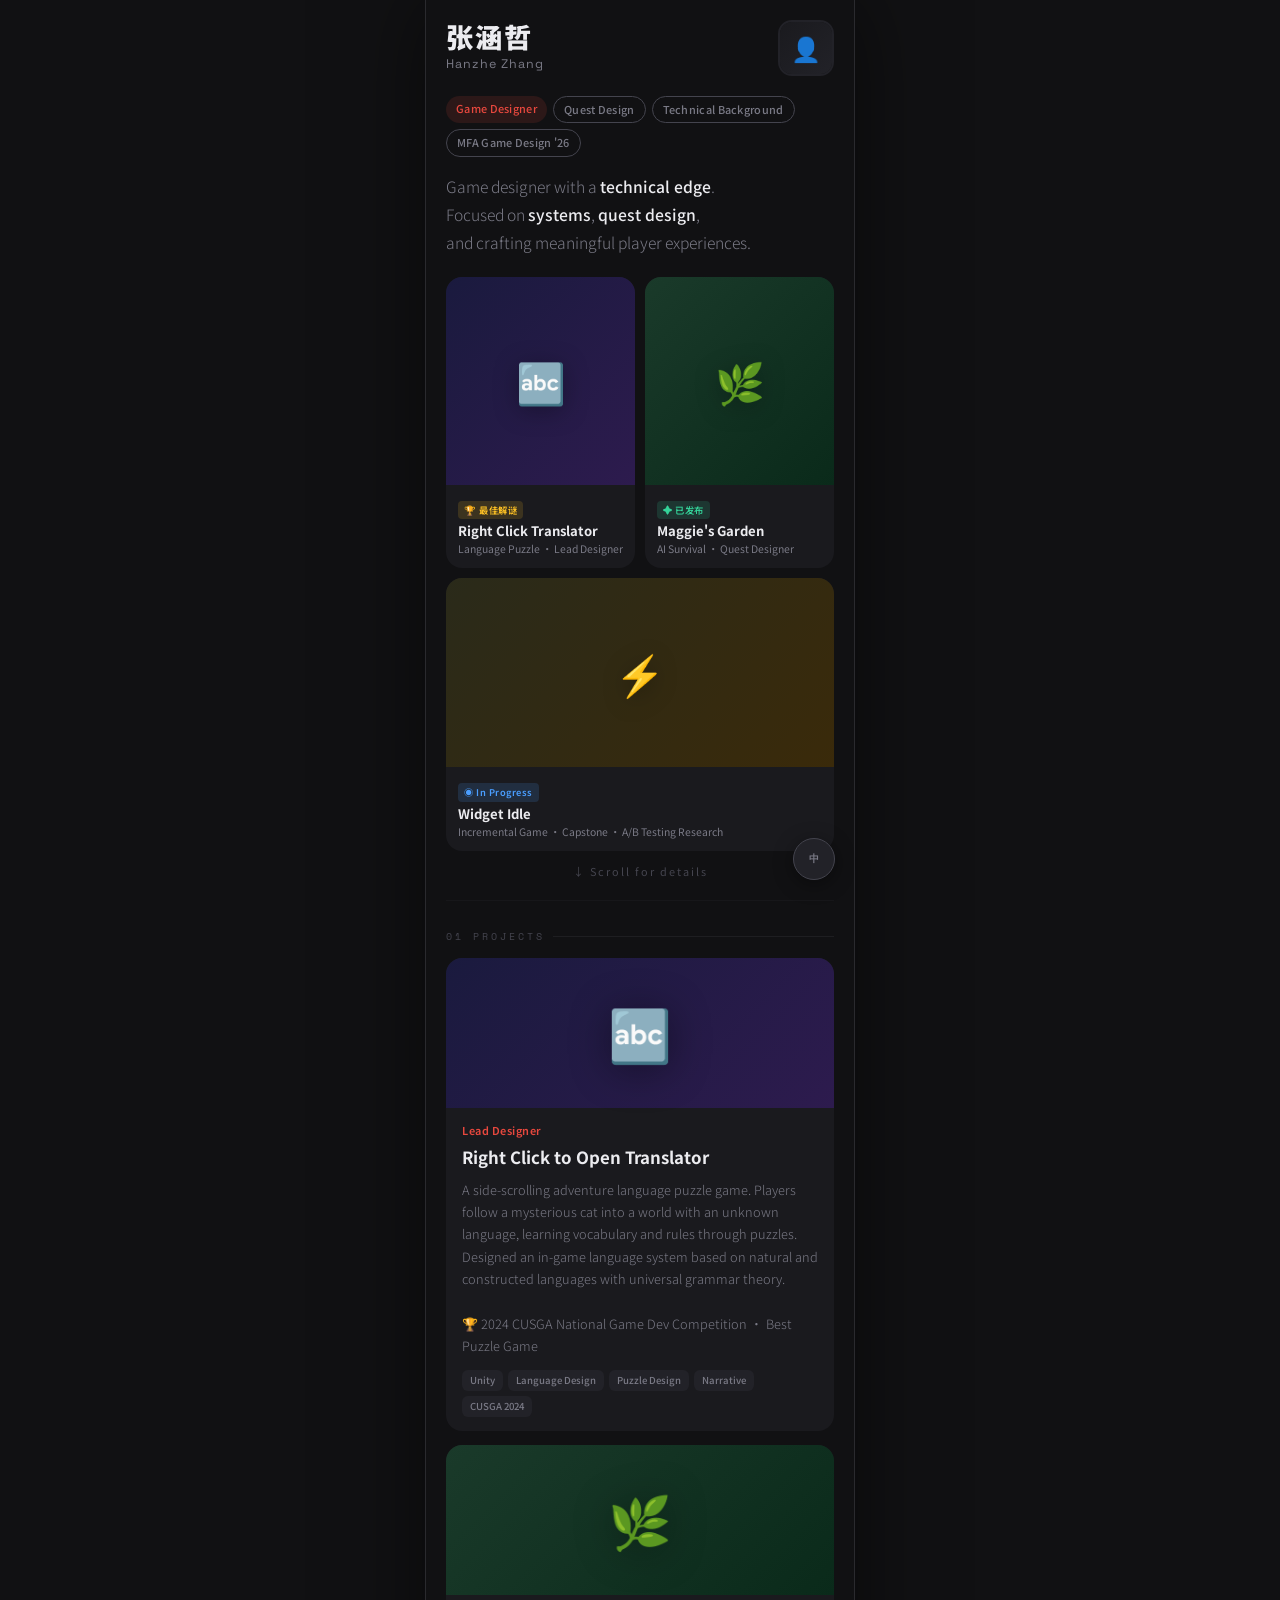
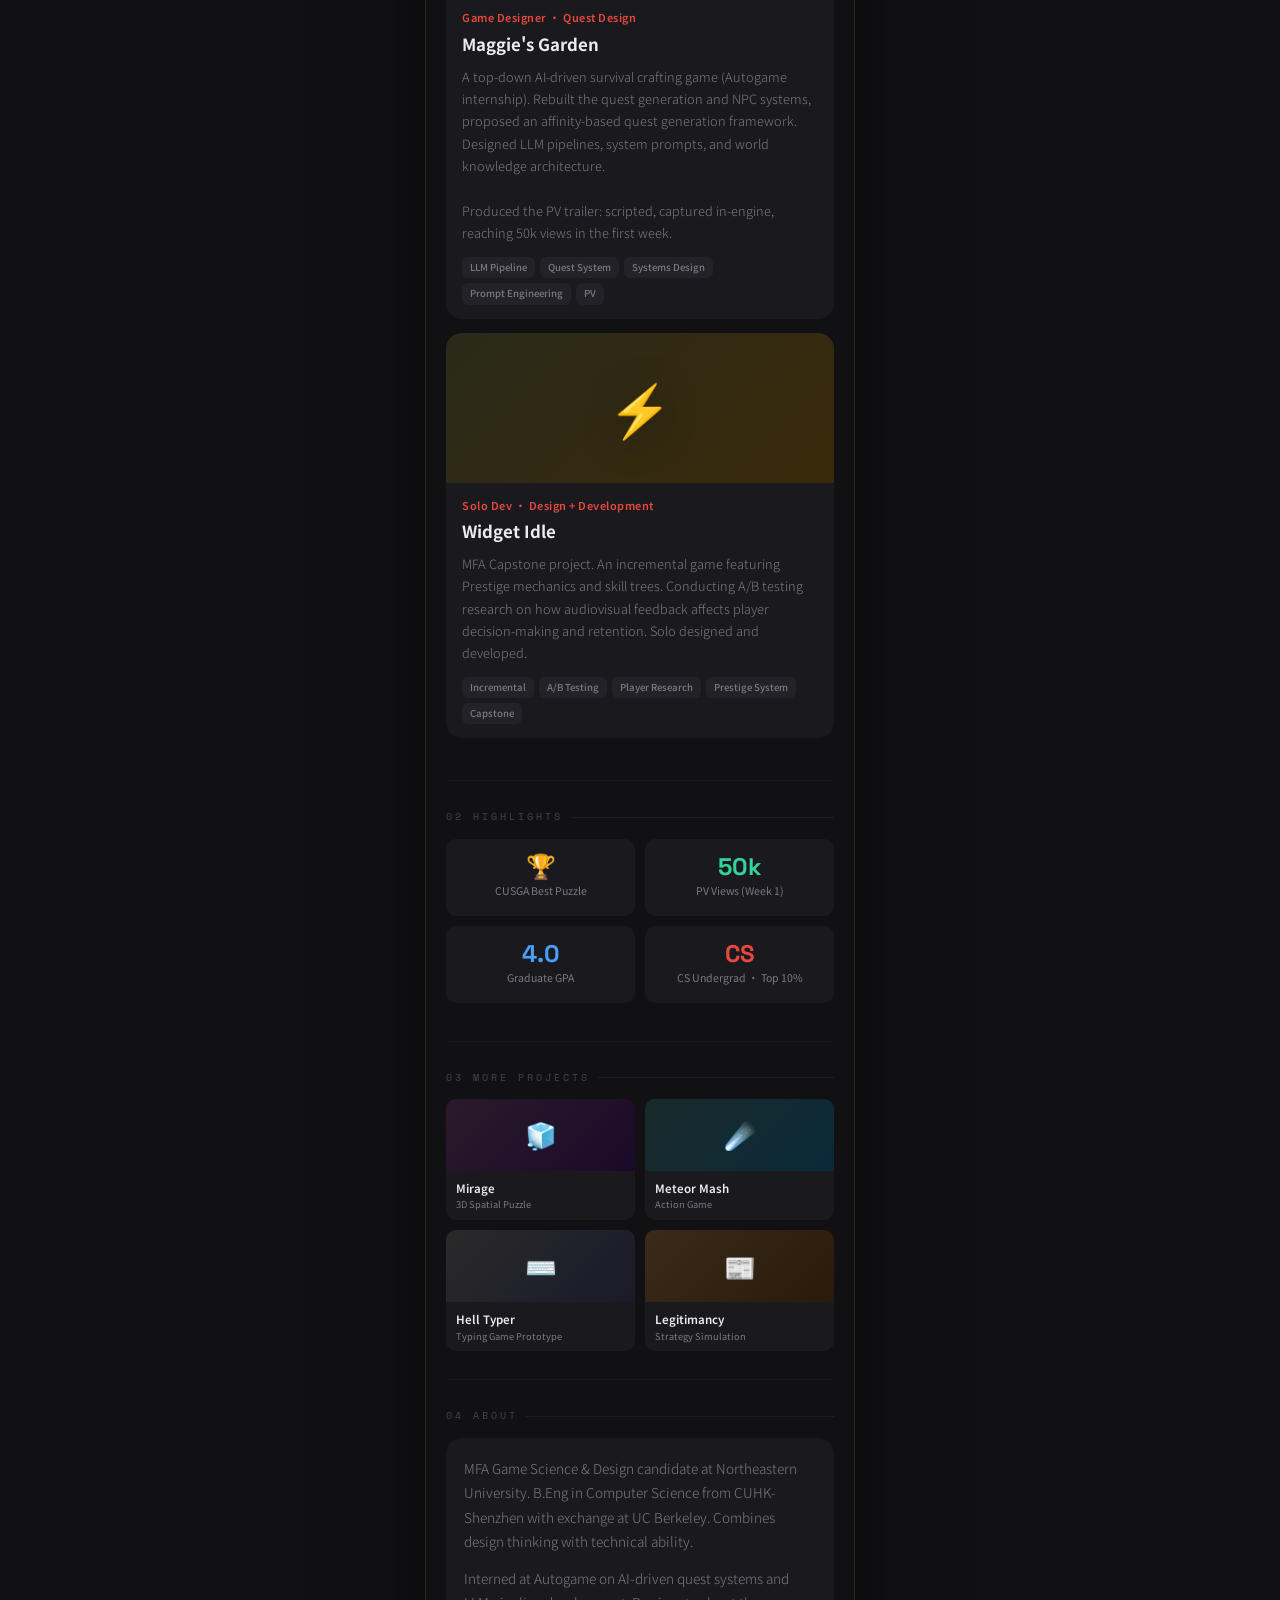
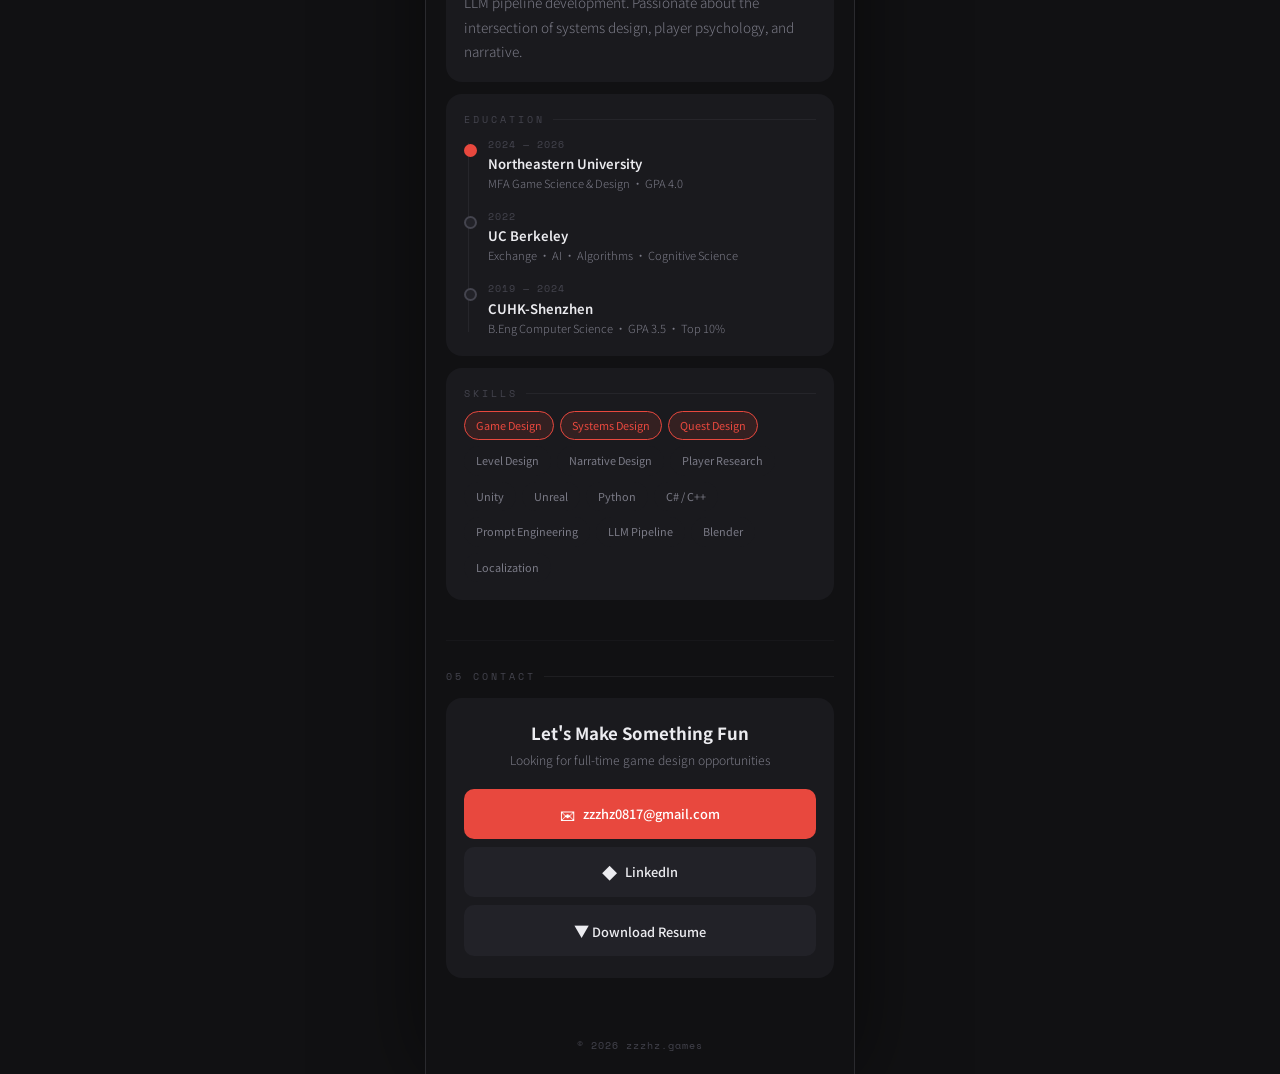
<file: zzzhz-games-v3.html>
<!DOCTYPE html>
<html lang="zh-CN">
<head>
<meta charset="UTF-8">
<meta name="viewport" content="width=device-width, initial-scale=1.0, maximum-scale=1.0, user-scalable=no">
<title>张涵哲 — 游戏设计师</title>
<link href="https://fonts.googleapis.com/css2?family=Noto+Sans+SC:wght@200;300;400;500;700;900&family=Space+Grotesk:wght@300;400;500;600;700&family=Space+Mono:wght@400;700&display=swap" rel="stylesheet">
<style>
  :root {
    --bg: #111113;
    --surface: #1a1a1e;
    --surface2: #222228;
    --text: #ececf0;
    --text-dim: #7a7a86;
    --text-faint: #44444e;
    --accent: #e8483e;
    --accent-soft: rgba(232,72,62,0.12);
    --blue: #4a9eff;
    --green: #34d399;
    --yellow: #fbbf24;
    --radius: 16px;
    --radius-sm: 10px;
  }

  * { margin: 0; padding: 0; box-sizing: border-box; }
  html { font-size: 16px; scroll-behavior: smooth; }

  body {
    background: var(--bg);
    color: var(--text);
    font-family: 'Noto Sans SC', 'Space Grotesk', sans-serif;
    line-height: 1.6;
    overflow-x: hidden;
    -webkit-font-smoothing: antialiased;
    max-width: 430px;
    margin: 0 auto;
    min-height: 100vh;
    position: relative;
  }

  /* Hide all lang content by default, show based on class on <html> */
  [data-lang-zh] { display: none !important; }
  [data-lang-en] { display: none !important; }
  
  /* Block-level elements */
  html.lang-zh .bl[data-lang-zh] { display: block !important; }
  html.lang-en .bl[data-lang-en] { display: block !important; }
  
  /* Inline elements */
  html.lang-zh .il[data-lang-zh] { display: inline !important; }
  html.lang-en .il[data-lang-en] { display: inline !important; }
  
  /* Flex containers */
  html.lang-zh .fl[data-lang-zh] { display: flex !important; }
  html.lang-en .fl[data-lang-en] { display: flex !important; }
  
  /* Inline-block (for tags, badges) */
  html.lang-zh .ib[data-lang-zh] { display: inline-block !important; }
  html.lang-en .ib[data-lang-en] { display: inline-block !important; }

  /* ====== HERO ====== */
  .hero {
    padding: 20px 20px 16px;
    min-height: 100vh;
    min-height: 100dvh;
    display: flex;
    flex-direction: column;
  }

  .hero-top {
    display: flex;
    justify-content: space-between;
    align-items: flex-start;
    margin-bottom: 20px;
  }

  .identity { flex: 1; }

  .name-cn {
    font-size: 1.7rem;
    font-weight: 900;
    letter-spacing: 2px;
    line-height: 1.2;
    margin-bottom: 2px;
  }

  .name-en {
    font-family: 'Space Grotesk', sans-serif;
    font-size: 0.78rem;
    color: var(--text-dim);
    font-weight: 400;
    letter-spacing: 1px;
  }

  .avatar {
    width: 56px;
    height: 56px;
    border-radius: 14px;
    background: var(--surface2);
    overflow: hidden;
    flex-shrink: 0;
    border: 2px solid var(--surface2);
  }

  .avatar img {
    width: 100%;
    height: 100%;
    object-fit: cover;
  }

  .avatar-placeholder {
    width: 100%;
    height: 100%;
    display: flex;
    align-items: center;
    justify-content: center;
    font-size: 1.5rem;
    background: linear-gradient(135deg, var(--surface), var(--surface2));
  }

  /* Tags */
  .tags {
    display: flex;
    gap: 6px;
    flex-wrap: wrap;
    margin-bottom: 16px;
  }

  .tag {
    font-size: 0.68rem;
    padding: 4px 10px;
    border-radius: 20px;
    font-weight: 500;
    letter-spacing: 0.3px;
    white-space: nowrap;
  }

  .tag-primary {
    background: var(--accent-soft);
    color: var(--accent);
  }

  .tag-outline {
    background: transparent;
    border: 1px solid var(--text-faint);
    color: var(--text-dim);
  }

  /* Slogan */
  .slogan {
    font-size: 0.98rem;
    font-weight: 300;
    color: var(--text-dim);
    margin-bottom: 20px;
    line-height: 1.8;
  }

  .slogan strong {
    color: var(--text);
    font-weight: 500;
  }

  /* Featured Grid */
  .featured-grid {
    display: grid;
    grid-template-columns: 1fr 1fr;
    grid-template-rows: auto auto;
    gap: 10px;
    flex: 1;
    min-height: 0;
  }

  .featured-card {
    background: var(--surface);
    border-radius: var(--radius);
    overflow: hidden;
    position: relative;
    display: flex;
    flex-direction: column;
    transition: transform 0.15s;
    cursor: pointer;
  }

  .featured-card:active { transform: scale(0.97); }
  .featured-card.wide { grid-column: 1 / -1; }

  .card-visual {
    flex: 1;
    min-height: 90px;
    position: relative;
    overflow: hidden;
    display: flex;
    align-items: center;
    justify-content: center;
  }

  .visual-translator { background: linear-gradient(135deg, #1a1a3e, #2d1b4e); }
  .visual-maggie { background: linear-gradient(135deg, #1a3a2a, #0a2a1a); }
  .visual-widget { background: linear-gradient(135deg, #2a2a1a, #3a2a0a); }

  .card-visual .emoji-icon {
    font-size: 2.5rem;
    filter: drop-shadow(0 4px 12px rgba(0,0,0,0.3));
  }

  .card-info { padding: 10px 12px; }

  .card-badge {
    display: inline-block;
    font-size: 0.58rem;
    font-weight: 600;
    padding: 2px 6px;
    border-radius: 4px;
    margin-bottom: 3px;
    letter-spacing: 0.5px;
  }

  .badge-award { background: rgba(251,191,36,0.15); color: var(--yellow); }
  .badge-shipped { background: rgba(52,211,153,0.15); color: var(--green); }
  .badge-wip { background: rgba(74,158,255,0.15); color: var(--blue); }

  .card-title {
    font-size: 0.82rem;
    font-weight: 700;
    line-height: 1.3;
    margin-bottom: 2px;
  }

  .card-sub {
    font-size: 0.65rem;
    color: var(--text-dim);
    font-weight: 400;
  }

  /* Scroll hint */
  .scroll-hint {
    text-align: center;
    padding: 12px 0 4px;
    color: var(--text-faint);
    font-size: 0.68rem;
    letter-spacing: 2px;
    animation: pulse 2s ease-in-out infinite;
  }

  @keyframes pulse {
    0%, 100% { opacity: 0.3; }
    50% { opacity: 0.7; }
  }

  /* ====== SECTIONS ====== */
  .section { padding: 28px 20px; }

  .section-label {
    font-family: 'Space Mono', monospace;
    font-size: 0.6rem;
    color: var(--text-faint);
    letter-spacing: 3px;
    text-transform: uppercase;
    margin-bottom: 14px;
    display: flex;
    align-items: center;
    gap: 8px;
  }

  .section-label::after {
    content: '';
    flex: 1;
    height: 1px;
    background: var(--text-faint);
    opacity: 0.25;
  }

  .divider {
    height: 1px;
    background: var(--text-faint);
    opacity: 0.12;
    margin: 0 20px;
  }

  /* Project detail */
  .project-detail {
    background: var(--surface);
    border-radius: var(--radius);
    overflow: hidden;
    margin-bottom: 14px;
  }

  .project-detail-visual {
    height: 150px;
    display: flex;
    align-items: center;
    justify-content: center;
  }

  .project-detail-visual .emoji-icon {
    font-size: 3.2rem;
    filter: drop-shadow(0 4px 20px rgba(0,0,0,0.4));
  }

  .project-detail-body { padding: 14px 16px; }

  .project-role {
    font-size: 0.68rem;
    color: var(--accent);
    font-weight: 600;
    margin-bottom: 4px;
    letter-spacing: 0.5px;
  }

  .project-detail-title {
    font-size: 1.05rem;
    font-weight: 700;
    margin-bottom: 8px;
  }

  .project-detail-desc {
    font-size: 0.8rem;
    color: var(--text-dim);
    font-weight: 300;
    line-height: 1.75;
    margin-bottom: 12px;
  }

  .project-detail-tags {
    display: flex;
    gap: 5px;
    flex-wrap: wrap;
  }

  .detail-tag {
    font-size: 0.6rem;
    padding: 3px 8px;
    border-radius: 6px;
    background: var(--surface2);
    color: var(--text-dim);
    font-weight: 500;
  }

  /* Highlights */
  .highlights-row {
    display: grid;
    grid-template-columns: 1fr 1fr;
    gap: 10px;
    margin-bottom: 10px;
  }

  .highlight-card {
    background: var(--surface);
    border-radius: var(--radius-sm);
    padding: 16px;
    text-align: center;
  }

  .highlight-value {
    font-family: 'Space Grotesk', sans-serif;
    font-size: 1.5rem;
    font-weight: 700;
    line-height: 1;
    margin-bottom: 4px;
  }

  .highlight-value.accent { color: var(--accent); }
  .highlight-value.green { color: var(--green); }
  .highlight-value.yellow { color: var(--yellow); }
  .highlight-value.blue { color: var(--blue); }

  .highlight-label {
    font-size: 0.66rem;
    color: var(--text-dim);
  }

  /* Mini grid */
  .mini-grid {
    display: grid;
    grid-template-columns: 1fr 1fr;
    gap: 10px;
  }

  .mini-card {
    background: var(--surface);
    border-radius: var(--radius-sm);
    overflow: hidden;
    cursor: pointer;
    transition: transform 0.15s;
  }

  .mini-card:active { transform: scale(0.97); }

  .mini-visual {
    height: 72px;
    display: flex;
    align-items: center;
    justify-content: center;
    font-size: 1.6rem;
  }

  .mini-1 .mini-visual { background: linear-gradient(135deg, #2a1a2a, #1a0a2a); }
  .mini-2 .mini-visual { background: linear-gradient(135deg, #1a2a2a, #0a2a3a); }
  .mini-3 .mini-visual { background: linear-gradient(135deg, #2a2a2a, #1a1a2a); }
  .mini-4 .mini-visual { background: linear-gradient(135deg, #3a2a1a, #2a1a0a); }

  .mini-info { padding: 8px 10px; }
  .mini-title { font-size: 0.72rem; font-weight: 600; }
  .mini-sub { font-size: 0.58rem; color: var(--text-dim); }

  /* Bio */
  .bio-card {
    background: var(--surface);
    border-radius: var(--radius);
    padding: 18px;
    margin-bottom: 12px;
  }

  .bio-text {
    font-size: 0.85rem;
    color: var(--text-dim);
    font-weight: 300;
    line-height: 1.8;
    margin-bottom: 12px;
  }

  .bio-text:last-child { margin-bottom: 0; }

  /* Timeline */
  .timeline {
    position: relative;
    padding-left: 20px;
  }

  .timeline::before {
    content: '';
    position: absolute;
    left: 4px;
    top: 6px;
    bottom: 6px;
    width: 1px;
    background: var(--text-faint);
    opacity: 0.3;
  }

  .timeline-item {
    position: relative;
    padding-bottom: 16px;
    padding-left: 4px;
  }

  .timeline-item:last-child { padding-bottom: 0; }

  .timeline-item::before {
    content: '';
    position: absolute;
    left: -20px;
    top: 7px;
    width: 9px;
    height: 9px;
    border-radius: 50%;
    background: var(--surface2);
    border: 2px solid var(--text-faint);
  }

  .timeline-item:first-child::before {
    background: var(--accent);
    border-color: var(--accent);
  }

  .timeline-year {
    font-family: 'Space Mono', monospace;
    font-size: 0.6rem;
    color: var(--text-faint);
    letter-spacing: 1px;
    margin-bottom: 1px;
  }

  .timeline-title {
    font-size: 0.82rem;
    font-weight: 600;
    margin-bottom: 1px;
  }

  .timeline-sub {
    font-size: 0.7rem;
    color: var(--text-dim);
    font-weight: 300;
  }

  /* Skills */
  .skills-grid {
    display: flex;
    flex-wrap: wrap;
    gap: 6px;
  }

  .skill-chip {
    font-size: 0.68rem;
    padding: 5px 11px;
    border-radius: 20px;
    background: var(--surface);
    color: var(--text-dim);
    font-weight: 400;
    border: 1px solid transparent;
  }

  .skill-chip.hl {
    border-color: var(--accent);
    color: var(--accent);
    background: var(--accent-soft);
  }

  /* Contact */
  .contact-section { padding: 28px 20px 40px; }

  .contact-card {
    background: var(--surface);
    border-radius: var(--radius);
    padding: 22px 18px;
    text-align: center;
  }

  .contact-title {
    font-size: 1.05rem;
    font-weight: 700;
    margin-bottom: 4px;
  }

  .contact-sub {
    font-size: 0.76rem;
    color: var(--text-dim);
    font-weight: 300;
    margin-bottom: 18px;
  }

  .contact-buttons {
    display: flex;
    flex-direction: column;
    gap: 8px;
  }

  .contact-btn {
    display: flex;
    align-items: center;
    justify-content: center;
    gap: 8px;
    padding: 13px;
    border-radius: var(--radius-sm);
    font-size: 0.8rem;
    font-weight: 500;
    text-decoration: none;
    transition: transform 0.15s;
  }

  .contact-btn:active { transform: scale(0.97); }
  .contact-btn.primary { background: var(--accent); color: #fff; }
  .contact-btn.secondary { background: var(--surface2); color: var(--text); }
  .contact-btn .btn-icon { font-size: 0.95rem; }

  /* Footer */
  .footer {
    text-align: center;
    padding: 20px;
    font-size: 0.62rem;
    color: var(--text-faint);
    font-family: 'Space Mono', monospace;
    letter-spacing: 1px;
  }

  /* Lang FAB */
  .lang-fab {
    position: fixed;
    bottom: 20px;
    right: max(20px, calc((100vw - 430px) / 2 + 20px));
    width: 42px;
    height: 42px;
    border-radius: 50%;
    background: var(--surface2);
    border: 1px solid var(--text-faint);
    color: var(--text-dim);
    font-size: 0.62rem;
    font-weight: 700;
    display: flex;
    align-items: center;
    justify-content: center;
    cursor: pointer;
    font-family: 'Space Grotesk', sans-serif;
    z-index: 100;
    transition: all 0.2s;
    box-shadow: 0 4px 20px rgba(0,0,0,0.4);
    letter-spacing: 0.5px;
  }

  .lang-fab:active {
    transform: scale(0.9);
  }

  /* Desktop frame */
  @media (min-width: 431px) {
    body {
      border-left: 1px solid #2a2a2e;
      border-right: 1px solid #2a2a2e;
      box-shadow: 0 0 80px rgba(0,0,0,0.5);
    }
  }
</style>
</head>
<body>

<!-- ============ FIRST SCREEN ============ -->
<div class="hero">
  <div class="hero-top">
    <div class="identity">
      <div class="name-cn">张涵哲</div>
      <div class="name-en">Hanzhe Zhang</div>
    </div>
    <div class="avatar">
      <div class="avatar-placeholder">👤</div>
      <!-- 之后换成: <img src="assets/avatar.jpg" alt="张涵哲"> -->
    </div>
  </div>

  <!-- Chinese tags -->
  <div class="tags fl" data-lang-zh>
    <span class="tag tag-primary">游戏设计硕士 '26</span>
    <span class="tag tag-outline">任务设计</span>
    <span class="tag tag-outline">系统设计</span>
    <span class="tag tag-outline">技术策划</span>
  </div>

  <!-- English tags -->
  <div class="tags fl" data-lang-en>
    <span class="tag tag-primary">Game Designer</span>
    <span class="tag tag-outline">Quest Design</span>
    <span class="tag tag-outline">Technical Background</span>
    <span class="tag tag-outline">MFA Game Design '26</span>
  </div>

  <!-- Chinese slogan -->
  <div class="slogan bl" data-lang-zh>
    兼具<strong>开发能力</strong>的游戏策划。<br>
    擅长<strong>任务设计</strong>与<strong>系统设计</strong>，<br>
    关注玩家体验，用技术落地设计想法。
  </div>

  <!-- English slogan -->
  <div class="slogan bl" data-lang-en>
    Game designer with a <strong>technical edge</strong>.<br>
    Focused on <strong>systems</strong>, <strong>quest design</strong>,<br>
    and crafting meaningful player experiences.
  </div>

  <!-- Featured projects (shared) -->
  <div class="featured-grid">
    <div class="featured-card" onclick="scrollToProject('p1')">
      <div class="card-visual visual-translator">
        <span class="emoji-icon">🔤</span>
      </div>
      <div class="card-info">
        <span class="card-badge badge-award">🏆 最佳解谜</span>
        <div class="card-title bl" data-lang-zh>按右键打开翻译器</div>
        <div class="card-title bl" data-lang-en>Right Click Translator</div>
        <div class="card-sub bl" data-lang-zh>语言解谜 · 主策划</div>
        <div class="card-sub bl" data-lang-en>Language Puzzle · Lead Designer</div>
      </div>
    </div>
    <div class="featured-card" onclick="scrollToProject('p2')">
      <div class="card-visual visual-maggie">
        <span class="emoji-icon">🌿</span>
      </div>
      <div class="card-info">
        <span class="card-badge badge-shipped">✦ 已发布</span>
        <div class="card-title bl" data-lang-zh>麦琪的花园</div>
        <div class="card-title bl" data-lang-en>Maggie's Garden</div>
        <div class="card-sub bl" data-lang-zh>AI生存建造 · 任务策划</div>
        <div class="card-sub bl" data-lang-en>AI Survival · Quest Designer</div>
      </div>
    </div>
    <div class="featured-card wide" onclick="scrollToProject('p3')">
      <div class="card-visual visual-widget" style="min-height:72px;">
        <span class="emoji-icon">⚡</span>
      </div>
      <div class="card-info">
        <span class="card-badge badge-wip">◉ In Progress</span>
        <div class="card-title">Widget Idle</div>
        <div class="card-sub bl" data-lang-zh>增量游戏 · 毕业设计 · A/B测试研究</div>
        <div class="card-sub bl" data-lang-en>Incremental Game · Capstone · A/B Testing Research</div>
      </div>
    </div>
  </div>

  <div class="scroll-hint bl" data-lang-zh>↓ 下滑查看详情</div>
  <div class="scroll-hint bl" data-lang-en>↓ Scroll for details</div>
</div>

<!-- ============ PROJECT DETAILS ============ -->
<div class="divider"></div>
<section class="section">
  <div class="section-label">01 Projects</div>

  <!-- P1: 翻译器 -->
  <div class="project-detail" id="p1">
    <div class="project-detail-visual visual-translator">
      <span class="emoji-icon">🔤</span>
    </div>
    <div class="project-detail-body">
      <div class="project-role bl" data-lang-zh>主策划 · Lead Designer</div>
      <div class="project-role bl" data-lang-en>Lead Designer</div>
      <div class="project-detail-title bl" data-lang-zh>按右键打开翻译器</div>
      <div class="project-detail-title bl" data-lang-en>Right Click to Open Translator</div>
      <div class="project-detail-desc bl" data-lang-zh>
        横板冒险语言解谜游戏。玩家跟随神秘猫咪穿越到语言不通的异世界，在解谜中习得词汇、理解规则、揭开秘密。参考自然语言与人造语，结合普遍语法理论设计游戏内语言系统。<br><br>
        🏆 2024 CUSGA 全国大学生游戏开发大赛 · 最佳解谜游戏
      </div>
      <div class="project-detail-desc bl" data-lang-en>
        A side-scrolling adventure language puzzle game. Players follow a mysterious cat into a world with an unknown language, learning vocabulary and rules through puzzles. Designed an in-game language system based on natural and constructed languages with universal grammar theory.<br><br>
        🏆 2024 CUSGA National Game Dev Competition · Best Puzzle Game
      </div>
      <div class="project-detail-tags">
        <span class="detail-tag">Unity</span>
        <span class="detail-tag ib" data-lang-zh>语言设计</span>
        <span class="detail-tag ib" data-lang-en>Language Design</span>
        <span class="detail-tag ib" data-lang-zh>谜题设计</span>
        <span class="detail-tag ib" data-lang-en>Puzzle Design</span>
        <span class="detail-tag ib" data-lang-zh>叙事</span>
        <span class="detail-tag ib" data-lang-en>Narrative</span>
        <span class="detail-tag">CUSGA 2024</span>
      </div>
    </div>
  </div>

  <!-- P2: 麦琪 -->
  <div class="project-detail" id="p2">
    <div class="project-detail-visual visual-maggie">
      <span class="emoji-icon">🌿</span>
    </div>
    <div class="project-detail-body">
      <div class="project-role bl" data-lang-zh>策划 · 任务设计</div>
      <div class="project-role bl" data-lang-en>Game Designer · Quest Design</div>
      <div class="project-detail-title bl" data-lang-zh>麦琪的花园</div>
      <div class="project-detail-title bl" data-lang-en>Maggie's Garden</div>
      <div class="project-detail-desc bl" data-lang-zh>
        俯视角 AI 驱动生存建造游戏（Autogame 实习项目）。重构任务生成与 NPC 系统，提出跟随好感度的角色任务生成框架。设计 LLM 管线与系统提示词，搭建世界知识库架构。<br><br>
        负责 PV 制作：撰写脚本、引擎内调优录制，发布首周播放量达 50k。
      </div>
      <div class="project-detail-desc bl" data-lang-en>
        A top-down AI-driven survival crafting game (Autogame internship). Rebuilt the quest generation and NPC systems, proposed an affinity-based quest generation framework. Designed LLM pipelines, system prompts, and world knowledge architecture.<br><br>
        Produced the PV trailer: scripted, captured in-engine, reaching 50k views in the first week.
      </div>
      <div class="project-detail-tags">
        <span class="detail-tag">LLM Pipeline</span>
        <span class="detail-tag ib" data-lang-zh>任务系统</span>
        <span class="detail-tag ib" data-lang-en>Quest System</span>
        <span class="detail-tag ib" data-lang-zh>系统设计</span>
        <span class="detail-tag ib" data-lang-en>Systems Design</span>
        <span class="detail-tag">Prompt Engineering</span>
        <span class="detail-tag">PV</span>
      </div>
    </div>
  </div>

  <!-- P3: Widget Idle -->
  <div class="project-detail" id="p3">
    <div class="project-detail-visual visual-widget">
      <span class="emoji-icon">⚡</span>
    </div>
    <div class="project-detail-body">
      <div class="project-role bl" data-lang-zh>独立开发 · 设计+开发</div>
      <div class="project-role bl" data-lang-en>Solo Dev · Design + Development</div>
      <div class="project-detail-title">Widget Idle</div>
      <div class="project-detail-desc bl" data-lang-zh>
        硕士毕业设计。增量游戏，包含 Prestige 重生机制与技能树系统。通过 A/B 测试研究视听反馈对玩家决策行为与留存的影响。独立完成设计与开发。
      </div>
      <div class="project-detail-desc bl" data-lang-en>
        MFA Capstone project. An incremental game featuring Prestige mechanics and skill trees. Conducting A/B testing research on how audiovisual feedback affects player decision-making and retention. Solo designed and developed.
      </div>
      <div class="project-detail-tags">
        <span class="detail-tag">Incremental</span>
        <span class="detail-tag">A/B Testing</span>
        <span class="detail-tag ib" data-lang-zh>玩家研究</span>
        <span class="detail-tag ib" data-lang-en>Player Research</span>
        <span class="detail-tag">Prestige System</span>
        <span class="detail-tag">Capstone</span>
      </div>
    </div>
  </div>
</section>

<!-- ============ HIGHLIGHTS ============ -->
<div class="divider"></div>
<section class="section">
  <div class="section-label">02 Highlights</div>
  <div class="highlights-row">
    <div class="highlight-card">
      <div class="highlight-value yellow">🏆</div>
      <div class="highlight-label bl" data-lang-zh>CUSGA 最佳解谜</div>
      <div class="highlight-label bl" data-lang-en>CUSGA Best Puzzle</div>
    </div>
    <div class="highlight-card">
      <div class="highlight-value green">50k</div>
      <div class="highlight-label bl" data-lang-zh>PV 首周播放</div>
      <div class="highlight-label bl" data-lang-en>PV Views (Week 1)</div>
    </div>
  </div>
  <div class="highlights-row">
    <div class="highlight-card">
      <div class="highlight-value blue">4.0</div>
      <div class="highlight-label bl" data-lang-zh>研究生 GPA</div>
      <div class="highlight-label bl" data-lang-en>Graduate GPA</div>
    </div>
    <div class="highlight-card">
      <div class="highlight-value accent">CS</div>
      <div class="highlight-label bl" data-lang-zh>计算机本科 · Top 10%</div>
      <div class="highlight-label bl" data-lang-en>CS Undergrad · Top 10%</div>
    </div>
  </div>
</section>

<!-- ============ OTHER PROJECTS ============ -->
<div class="divider"></div>
<section class="section">
  <div class="section-label">03 More Projects</div>
  <div class="mini-grid">
    <div class="mini-card mini-1">
      <div class="mini-visual">🧊</div>
      <div class="mini-info">
        <div class="mini-title">Mirage</div>
        <div class="mini-sub bl" data-lang-zh>3D 空间解谜</div>
        <div class="mini-sub bl" data-lang-en>3D Spatial Puzzle</div>
      </div>
    </div>
    <div class="mini-card mini-2">
      <div class="mini-visual">☄️</div>
      <div class="mini-info">
        <div class="mini-title">Meteor Mash</div>
        <div class="mini-sub bl" data-lang-zh>动作游戏</div>
        <div class="mini-sub bl" data-lang-en>Action Game</div>
      </div>
    </div>
    <div class="mini-card mini-3">
      <div class="mini-visual">⌨️</div>
      <div class="mini-info">
        <div class="mini-title">Hell Typer</div>
        <div class="mini-sub bl" data-lang-zh>打字游戏原型</div>
        <div class="mini-sub bl" data-lang-en>Typing Game Prototype</div>
      </div>
    </div>
    <div class="mini-card mini-4">
      <div class="mini-visual">📰</div>
      <div class="mini-info">
        <div class="mini-title">Legitimancy</div>
        <div class="mini-sub bl" data-lang-zh>策略模拟</div>
        <div class="mini-sub bl" data-lang-en>Strategy Simulation</div>
      </div>
    </div>
  </div>
</section>

<!-- ============ ABOUT ============ -->
<div class="divider"></div>
<section class="section">
  <div class="section-label">04 About</div>

  <div class="bio-card">
    <div class="bio-text bl" data-lang-zh>
      游戏设计硕士在读（Northeastern University），本科计算机科学（香港中文大学深圳），曾在 UC Berkeley 交换学习。兼具设计能力与开发能力。
    </div>
    <div class="bio-text bl" data-lang-zh>
      在 Autogame 实习期间负责 AI 驱动游戏的任务系统设计与 LLM 管线开发。热衷系统设计、玩家心理与叙事设计的交叉领域。
    </div>
    <div class="bio-text bl" data-lang-en>
      MFA Game Science & Design candidate at Northeastern University. B.Eng in Computer Science from CUHK-Shenzhen with exchange at UC Berkeley. Combines design thinking with technical ability.
    </div>
    <div class="bio-text bl" data-lang-en>
      Interned at Autogame on AI-driven quest systems and LLM pipeline development. Passionate about the intersection of systems design, player psychology, and narrative.
    </div>
  </div>

  <div class="bio-card">
    <div class="section-label" style="margin-bottom:10px;">Education</div>
    <div class="timeline">
      <div class="timeline-item">
        <div class="timeline-year">2024 — 2026</div>
        <div class="timeline-title">Northeastern University</div>
        <div class="timeline-sub">MFA Game Science & Design · GPA 4.0</div>
      </div>
      <div class="timeline-item">
        <div class="timeline-year">2022</div>
        <div class="timeline-title">UC Berkeley</div>
        <div class="timeline-sub bl" data-lang-zh>交换学习 · AI · 算法 · 认知科学</div>
        <div class="timeline-sub bl" data-lang-en>Exchange · AI · Algorithms · Cognitive Science</div>
      </div>
      <div class="timeline-item">
        <div class="timeline-year">2019 — 2024</div>
        <div class="timeline-title bl" data-lang-zh>香港中文大学（深圳）</div>
        <div class="timeline-title bl" data-lang-en>CUHK-Shenzhen</div>
        <div class="timeline-sub bl" data-lang-zh>计算机科学与技术 · GPA 3.5 · Top 10%</div>
        <div class="timeline-sub bl" data-lang-en>B.Eng Computer Science · GPA 3.5 · Top 10%</div>
      </div>
    </div>
  </div>

  <div class="bio-card">
    <div class="section-label" style="margin-bottom:10px;">Skills</div>
    <div class="skills-grid">
      <span class="skill-chip hl ib" data-lang-zh>游戏设计</span>
      <span class="skill-chip hl ib" data-lang-en>Game Design</span>
      <span class="skill-chip hl ib" data-lang-zh>系统设计</span>
      <span class="skill-chip hl ib" data-lang-en>Systems Design</span>
      <span class="skill-chip hl ib" data-lang-zh>任务设计</span>
      <span class="skill-chip hl ib" data-lang-en>Quest Design</span>
      <span class="skill-chip ib" data-lang-zh>关卡设计</span>
      <span class="skill-chip ib" data-lang-en>Level Design</span>
      <span class="skill-chip ib" data-lang-zh>叙事设计</span>
      <span class="skill-chip ib" data-lang-en>Narrative Design</span>
      <span class="skill-chip ib" data-lang-zh>玩家研究</span>
      <span class="skill-chip ib" data-lang-en>Player Research</span>
      <span class="skill-chip">Unity</span>
      <span class="skill-chip">Unreal</span>
      <span class="skill-chip">Python</span>
      <span class="skill-chip">C# / C++</span>
      <span class="skill-chip">Prompt Engineering</span>
      <span class="skill-chip">LLM Pipeline</span>
      <span class="skill-chip">Blender</span>
      <span class="skill-chip ib" data-lang-zh>本地化</span>
      <span class="skill-chip ib" data-lang-en>Localization</span>
    </div>
  </div>
</section>

<!-- ============ CONTACT ============ -->
<div class="divider"></div>
<section class="contact-section">
  <div class="section-label">05 Contact</div>
  <div class="contact-card">
    <div class="contact-title bl" data-lang-zh>一起做有趣的事</div>
    <div class="contact-title bl" data-lang-en>Let's Make Something Fun</div>
    <div class="contact-sub bl" data-lang-zh>正在寻找游戏设计方向的全职机会</div>
    <div class="contact-sub bl" data-lang-en>Looking for full-time game design opportunities</div>
    <div class="contact-buttons">
      <a href="mailto:zzzhz0817@gmail.com" class="contact-btn primary">
        <span class="btn-icon">✉</span> zzzhz0817@gmail.com
      </a>
      <a href="#" class="contact-btn secondary">
        <span class="btn-icon">◆</span> LinkedIn
      </a>
      <a href="#" class="contact-btn secondary bl" data-lang-zh>
        <span class="btn-icon">▼</span> 下载简历 PDF
      </a>
      <a href="#" class="contact-btn secondary bl" data-lang-en>
        <span class="btn-icon">▼</span> Download Resume
      </a>
    </div>
  </div>
</section>

<div class="footer">© 2026 zzzhz.games</div>

<!-- Language Toggle -->
<button class="lang-fab" id="langBtn" onclick="toggleLang()">EN</button>

<script>
  // Detect browser language, default to Chinese
  let currentLang = 'zh';

  function initLang() {
    const browserLang = navigator.language || navigator.userLanguage || '';
    // If browser is English, default to English
    if (browserLang.startsWith('en')) {
      currentLang = 'en';
    }
    applyLang();
  }

  function applyLang() {
    const html = document.documentElement;
    html.classList.remove('lang-zh', 'lang-en');
    html.classList.add('lang-' + currentLang);
    
    // Update FAB button text
    const btn = document.getElementById('langBtn');
    btn.textContent = currentLang === 'zh' ? 'EN' : '中';
    
    // Update page title
    document.title = currentLang === 'zh' 
      ? '张涵哲 — 游戏设计师' 
      : 'Hanzhe Zhang — Game Designer';
  }

  function toggleLang() {
    currentLang = currentLang === 'zh' ? 'en' : 'zh';
    applyLang();
  }

  function scrollToProject(id) {
    const el = document.getElementById(id);
    if (el) el.scrollIntoView({ behavior: 'smooth', block: 'start' });
  }

  // Init
  initLang();
</script>

</body>
</html>
</file>
